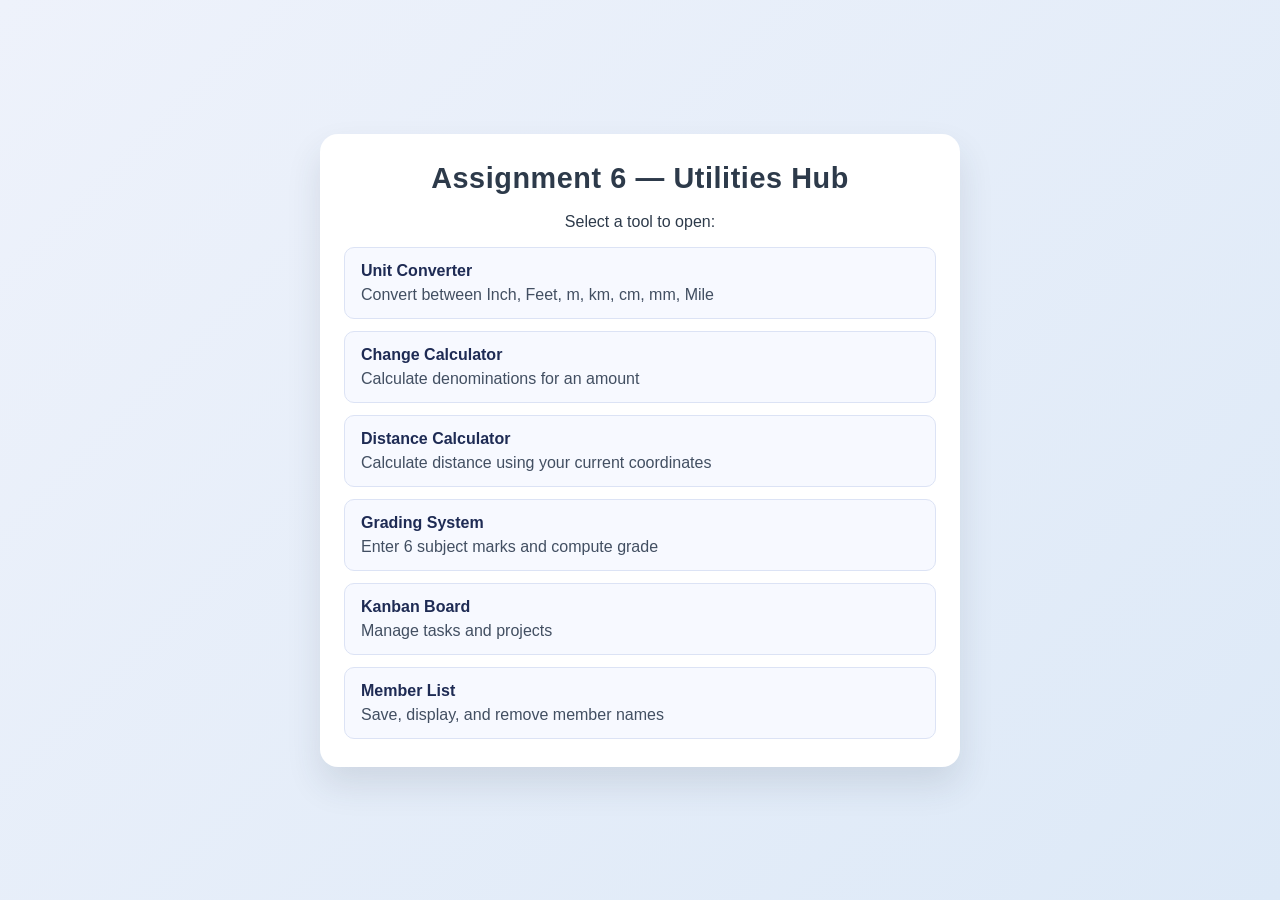
<file: index.html>
<!DOCTYPE html>
<html lang="en">
<head>
    <meta charset="utf-8" />
    <meta name="viewport" content="width=device-width,initial-scale=1" />
    <title>Assignment 6 - Utilities Hub</title>
    <meta name="theme-color" content="#2563eb">
    <link rel="manifest" href="./manifest.webmanifest">
    <link rel="stylesheet" href="./assignment_6/style.css">
</head>
<body>
    <div class="container">
        <h1>Assignment 6 — Utilities Hub</h1>
        <p>Select a tool to open:</p>

        <div class="card-list">
            <a class="card" href="./assignment_6/unit_converter.html">
                <div class="card-title">Unit Converter</div>
                <div class="muted">Convert between Inch, Feet, m, km, cm, mm, Mile</div>
            </a>
            <a class="card" href="./assignment_6/change_calculator.html">
                <div class="card-title">Change Calculator</div>
                <div class="muted">Calculate denominations for an amount</div>
            </a>
            <a class="card" href="./assignment_6/distance_calculator.html">
                <div class="card-title">Distance Calculator</div>
                <div class="muted">Calculate distance using your current coordinates</div>
            </a>
            <a class="card" href="./assignment_6/grading.html">
                <div class="card-title">Grading System</div>
                <div class="muted">Enter 6 subject marks and compute grade</div>
            </a>

            <a class="card" href="./assignment_7/index.html">
                <div class="card-title">Kanban Board</div>
                <div class="muted">Manage tasks and projects</div>
            </a>
            <a class="card" href="./assignment_8/index.html">
                <div class="card-title">Member List</div>
                <div class="muted">Save, display, and remove member names</div>
            </a>
        </div>
    </div>
    <script src="./pwa.js"></script>
</body>
</html>
</file>
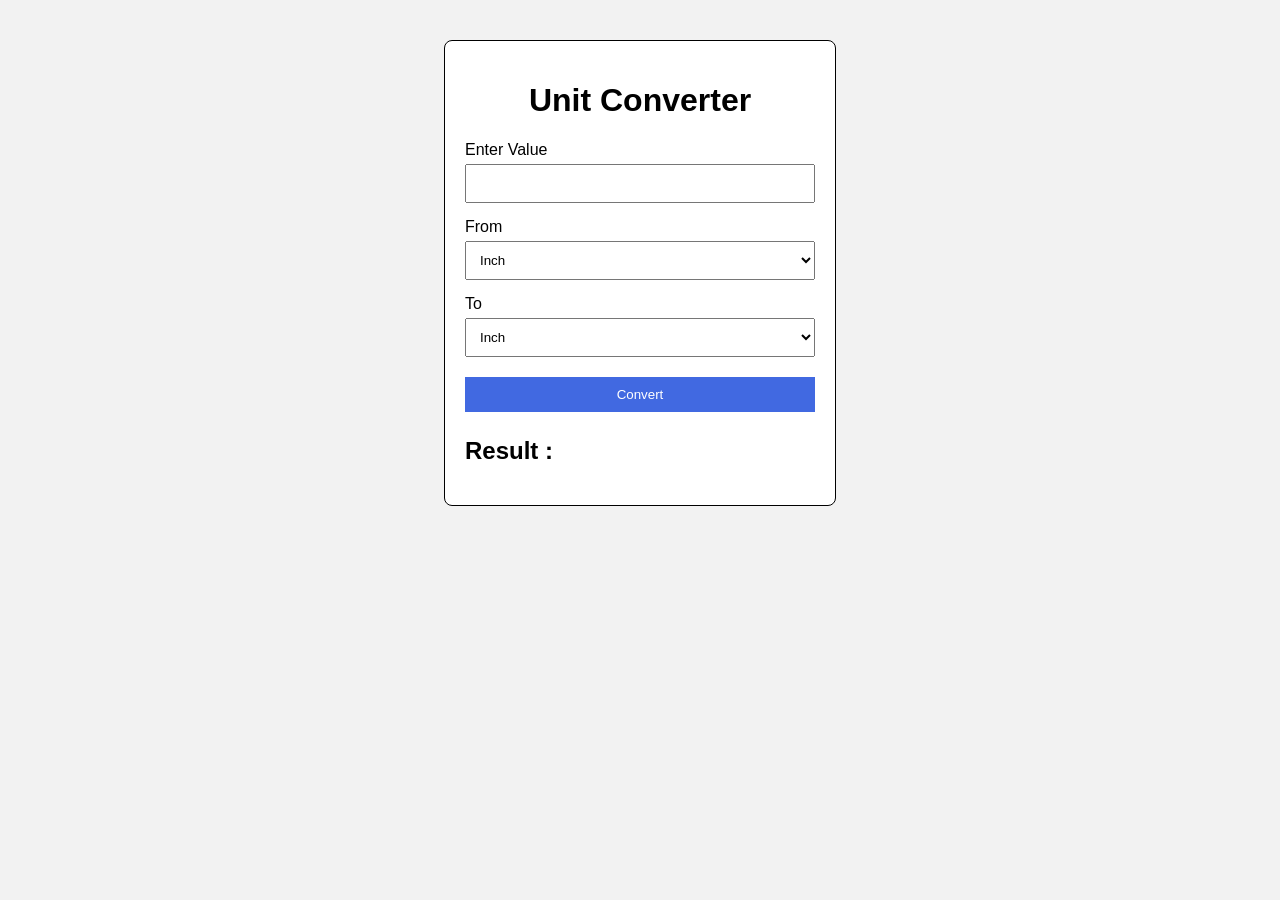
<file: assignment_3/index.html>
<!DOCTYPE html>
<html lang="en">
<head>
    <meta charset="UTF-8">
    <meta name="viewport" content="width=device-width, initial-scale=1.0">
    <title>Unit Converter</title>
    <link rel="stylesheet" href="style.css">
</head>
<body>

<div class="container">

    <h1>Unit Converter</h1>

    <label>Enter Value</label>
    <input type="number" id="value">

    <label>From</label>
    <select id="from">
        <option value="inch">Inch</option>
        <option value="feet">Feet</option>
        <option value="mm">Millimeter</option>
        <option value="cm">Centimeter</option>
        <option value="m">Meter</option>
        <option value="km">Kilometer</option>
        <option value="mile">Mile</option>
    </select>

    <label>To</label>
    <select id="to">
        <option value="inch">Inch</option>
        <option value="feet">Feet</option>
        <option value="mm">Millimeter</option>
        <option value="cm">Centimeter</option>
        <option value="m">Meter</option>
        <option value="km">Kilometer</option>
        <option value="mile">Mile</option>
    </select>

    <button onclick="convert()">Convert</button>

    <h2 id="result">Result :</h2>

</div>

<script>
    function convert(){

        const value = Number(document.getElementById("value").value);

        const from = document.getElementById("from").value;

        const to = document.getElementById("to").value;

        let meter;

        // Convert everything to Meter first

        if(from == "inch"){
            meter = value * 0.0254;
        }
        else if(from == "feet"){
            meter = value * 0.3048;
        }
        else if(from == "mm"){
            meter = value / 1000;
        }
        else if(from == "cm"){
            meter = value / 100;
        }
        else if(from == "m"){
            meter = value;
        }
        else if(from == "km"){
            meter = value * 1000;
        }
        else if(from == "mile"){
            meter = value * 1609.344;
        }

        let answer;

        // Convert Meter to Selected Unit

        if(to == "inch"){
            answer = meter / 0.0254;
        }
        else if(to == "feet"){
            answer = meter / 0.3048;
        }
        else if(to == "mm"){
            answer = meter * 1000;
        }
        else if(to == "cm"){
            answer = meter * 100;
        }
        else if(to == "m"){
            answer = meter;
        }
        else if(to == "km"){
            answer = meter / 1000;
        }
        else if(to == "mile"){
            answer = meter / 1609.344;
        }

        document.getElementById("result").textContent =
            "Result : " + value + " " + from + " = " + answer.toFixed(4) + " " + to;

    }
</script>

</body>
</html>
</file>
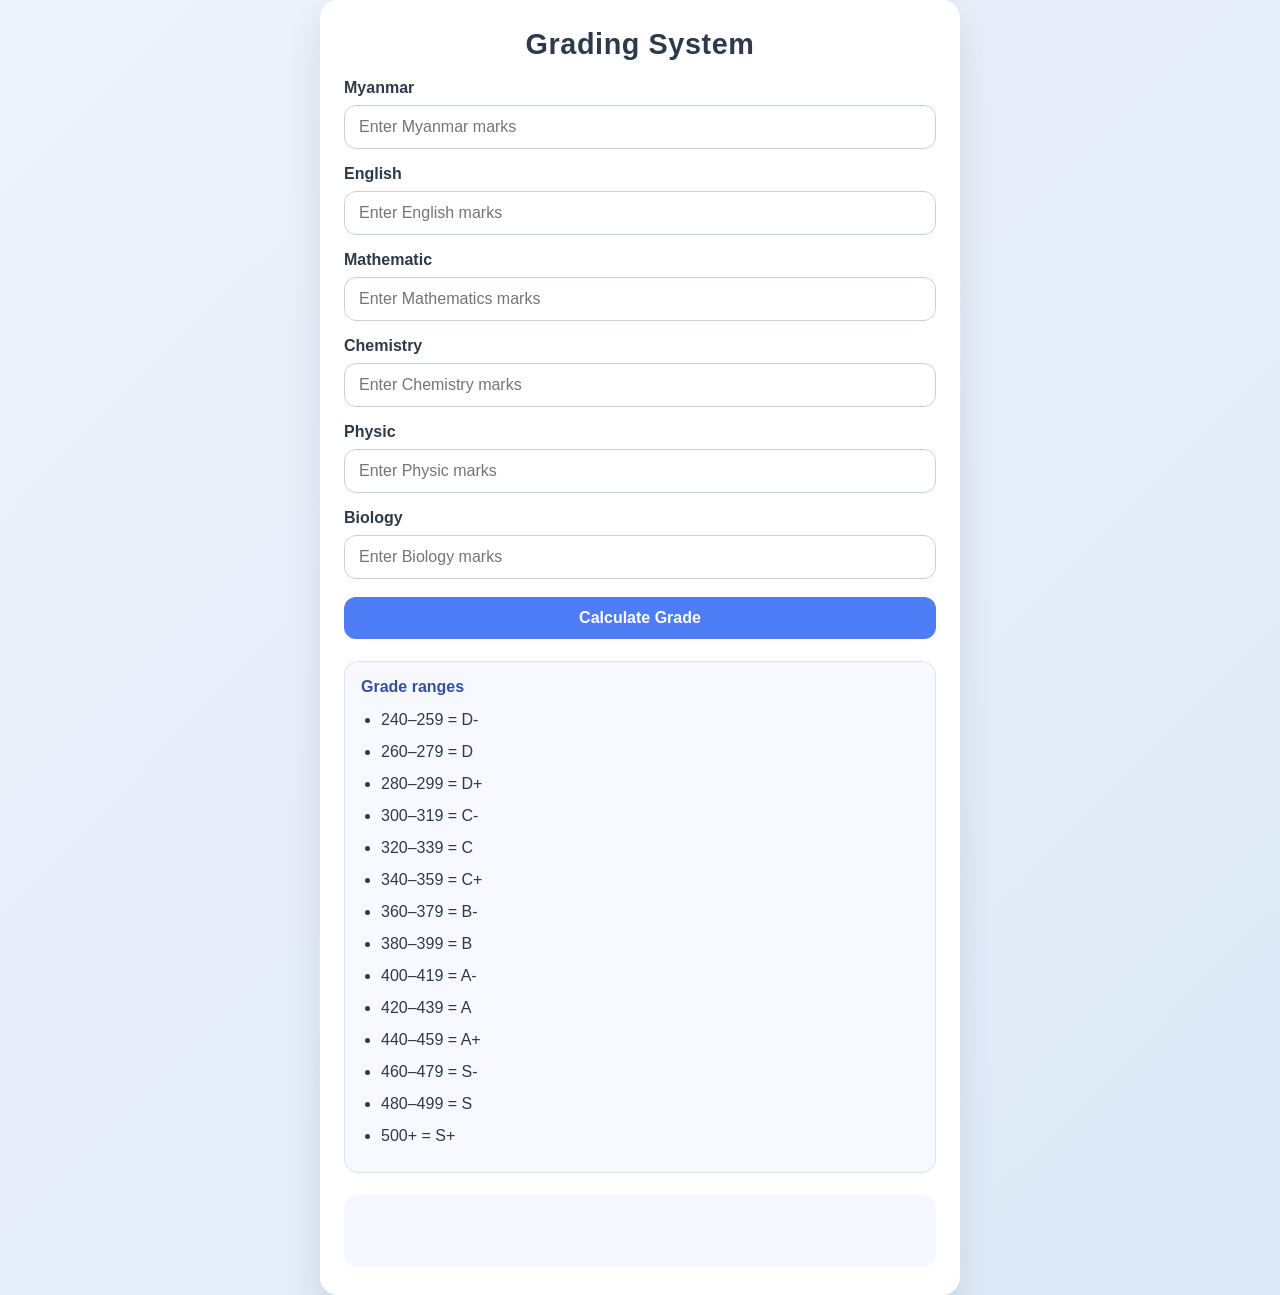
<file: assignment_5/index.html>
<!DOCTYPE html>
<html lang="en">
<head>
    <meta charset="UTF-8">
    <meta name="viewport" content="width=device-width, initial-scale=1.0">
    <title>Grading System</title>
    <link rel="stylesheet" href="style.css">
</head>
<body>
    <div class="container">
        <h1>Grading System</h1>

        <label for="myanmar">Myanmar</label>
        <input id="myanmar" type="number" min="0" max="100" placeholder="Enter Myanmar marks">

        <label for="english">English</label>
        <input id="english" type="number" min="0" max="100" placeholder="Enter English marks">

        <label for="mathematics">Mathematic</label>
        <input id="mathematics" type="number" min="0" max="100" placeholder="Enter Mathematics marks">

        <label for="chemistry">Chemistry</label>
        <input id="chemistry" type="number" min="0" max="100" placeholder="Enter Chemistry marks">

        <label for="physics">Physic</label>
        <input id="physics" type="number" min="0" max="100" placeholder="Enter Physic marks">

        <label for="biology">Biology</label>
        <input id="biology" type="number" min="0" max="100" placeholder="Enter Biology marks">

        <button id="grade-btn">Calculate Grade</button>

        <section class="grade-legend">
            <h2>Grade ranges</h2>
            <ul>
                <li>240–259 = D-</li>
                <li>260–279 = D</li>
                <li>280–299 = D+</li>
                <li>300–319 = C-</li>
                <li>320–339 = C</li>
                <li>340–359 = C+</li>
                <li>360–379 = B-</li>
                <li>380–399 = B</li>
                <li>400–419 = A-</li>
                <li>420–439 = A</li>
                <li>440–459 = A+</li>
                <li>460–479 = S-</li>
                <li>480–499 = S</li>
                <li>500+ = S+</li>
            </ul>
        </section>

        <div id="output" class="output"></div>
    </div>

    <script>
        const subjects = [
            { id: 'myanmar', name: 'Myanmar', threshold: 75 },
            { id: 'english', name: 'English', threshold: 75 },
            { id: 'mathematics', name: 'Mathematic', threshold: 80 },
            { id: 'chemistry', name: 'Chemistry', threshold: 80 },
            { id: 'physics', name: 'Physic', threshold: 80 },
            { id: 'biology', name: 'Biology', threshold: 80 }
        ];

        const gradeBtn = document.getElementById('grade-btn');
        const output = document.getElementById('output');

        function formatMark(value) {
            return Number.isInteger(value) ? value : value.toFixed(2);
        }

        function getInputValue(id) {
            const input = document.getElementById(id);
            return Number(input.value);
        }

        function getGradeFromTotal(total) {
            if (total < 240) return 'F';
            if (total < 260) return 'D-';
            if (total < 280) return 'D';
            if (total < 300) return 'D+';
            if (total < 320) return 'C-';
            if (total < 340) return 'C';
            if (total < 360) return 'C+';
            if (total < 380) return 'B-';
            if (total < 400) return 'B';
            if (total < 420) return 'A-';
            if (total < 440) return 'A';
            if (total < 460) return 'A+';
            if (total < 480) return 'S-';
            if (total < 500) return 'S';
            return 'S+';
        }

        gradeBtn.addEventListener('click', () => {
            const marks = {};
            let invalid = false;
            let hasFailSubject = false;
            let total = 0;

            subjects.forEach(subject => {
                const value = getInputValue(subject.id);

                if (Number.isNaN(value) || value < 0 || value > 100) {
                    invalid = true;
                }

                if (value < 40) {
                    hasFailSubject = true;
                }

                marks[subject.id] = value;
                total += value;
            });

            if (invalid) {
                output.textContent = 'Please enter valid marks between 0 and 100 for all subjects.';
                output.className = 'output error';
                return;
            }

            if (total > 600) {
                output.textContent = 'Total cannot exceed 600. Check your marks again.';
                output.className = 'output error';
                return;
            }

            const distinctionDetails = subjects.map(subject => {
                const mark = marks[subject.id];
                const hasDistinction = mark >= subject.threshold;
                return `<p><strong>${subject.name}</strong>: ${formatMark(mark)} - ${hasDistinction ? 'Distinction' : 'No distinction'}</p>`;
            }).join('');

            const distinctionCount = subjects.reduce((count, subject) => {
                return count + (marks[subject.id] >= subject.threshold ? 1 : 0);
            }, 0);

            let grade;
            let statusMessage;

            if (hasFailSubject || total < 240) {
                grade = 'F';
                statusMessage = 'The student fails the exam because one or more subjects are below 40 or total is below 240.';
            } else {
                grade = getGradeFromTotal(total);
                statusMessage = grade === 'S+'
                    ? 'Excellent! You achieved the highest grade.'
                    : `Your grade is ${grade}.`;
            }

            output.innerHTML = `
                <div>
                    <h2>Marks Summary</h2>
                    ${distinctionDetails}
                    <p><strong>Total marks:</strong> ${formatMark(total)}</p>
                    <p><strong>Grade:</strong> ${grade}</p>
                    <p><strong>Distinctions:</strong> ${distinctionCount}</p>
                    <p>${statusMessage}</p>
                </div>
            `;
            output.className = hasFailSubject || total < 240 ? 'output error' : 'output success';
        });
    </script>
</body>
</html>
</file>
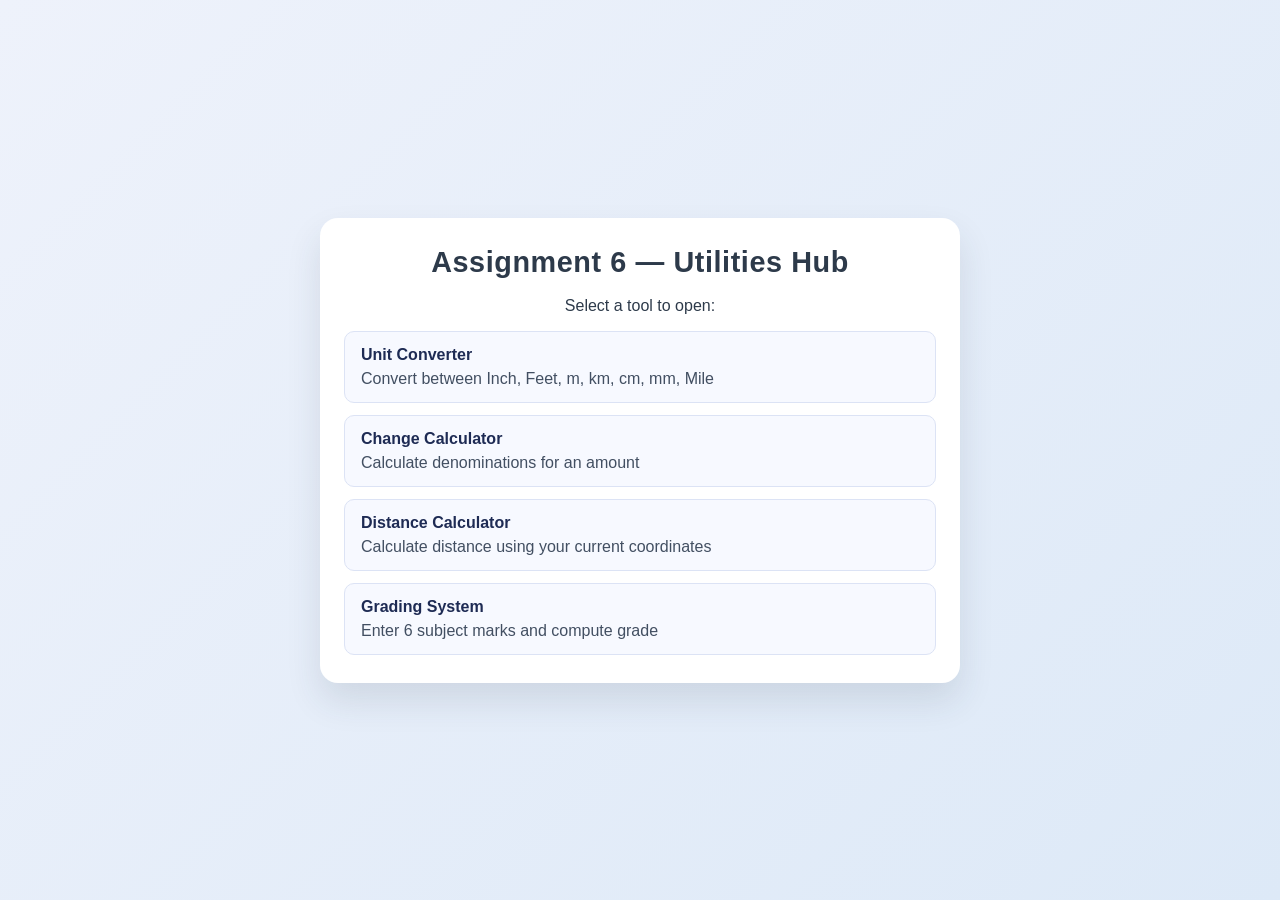
<file: assignment_6/index.html>
<!DOCTYPE html>
<html lang="en">
<head>
    <meta charset="utf-8" />
    <meta name="viewport" content="width=device-width,initial-scale=1" />
    <title>Assignment 6 - Utilities Hub</title>
    <meta name="theme-color" content="#2563eb">
    <link rel="manifest" href="../manifest.webmanifest">
    <link rel="stylesheet" href="style.css">
</head>
<body>
    <div class="container">
        <h1>Assignment 6 — Utilities Hub</h1>
        <p>Select a tool to open:</p>

        <div class="card-list">
            <a class="card" href="unit_converter.html">
                <div class="card-title">Unit Converter</div>
                <div class="muted">Convert between Inch, Feet, m, km, cm, mm, Mile</div>
            </a>
            <a class="card" href="change_calculator.html">
                <div class="card-title">Change Calculator</div>
                <div class="muted">Calculate denominations for an amount</div>
            </a>
            <a class="card" href="distance_calculator.html">
                <div class="card-title">Distance Calculator</div>
                <div class="muted">Calculate distance using your current coordinates</div>
            </a>
            <a class="card" href="grading.html">
                <div class="card-title">Grading System</div>
                <div class="muted">Enter 6 subject marks and compute grade</div>
            </a>
        </div>
    </div>
    <script src="../pwa.js"></script>
</body>
</html>
</file>
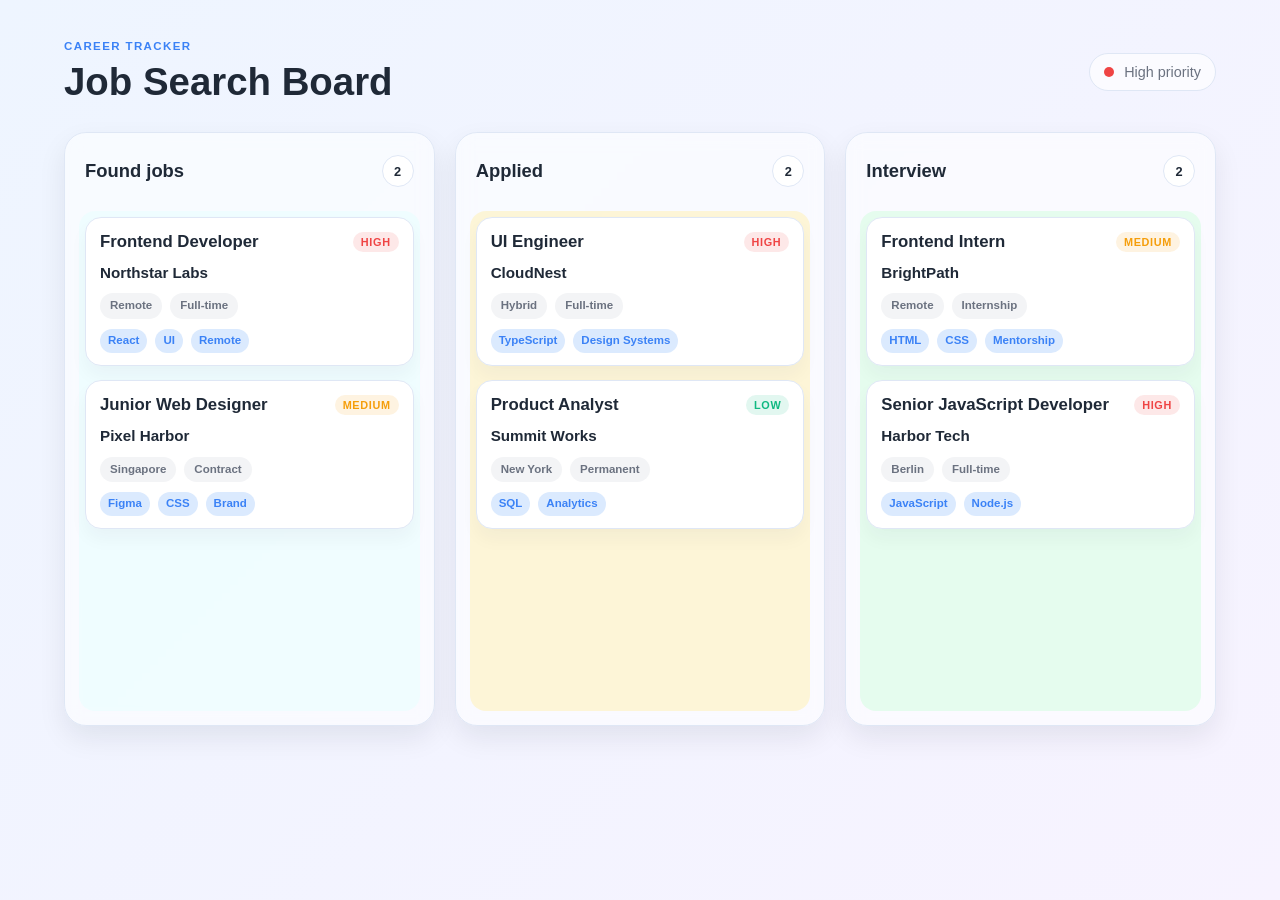
<file: assignment_7/index.html>
<!DOCTYPE html>
<html lang="en">
  <head>
    <meta charset="UTF-8" />
    <meta name="viewport" content="width=device-width, initial-scale=1.0" />
    <title>Job Kanban Board</title>
    <link rel="stylesheet" href="style.css" />
  </head>
  <body>
    <div class="app">
      <header class="topbar">
        <div>
          <p class="eyebrow">Career tracker</p>
          <h1>Job Search Board</h1>
        </div>
        <div class="legend">
          <span class="legend-dot high"></span>
          <span>High priority</span>
        </div>
      </header>

      <main class="board" aria-label="Kanban board">
        <section class="column" data-status="found-jobs">
          <div class="column-header">
            <h2>Found jobs</h2>
            <span class="count" id="count-found-jobs">0</span>
          </div>
          <div class="dropzone" id="found-jobs"></div>
        </section>

        <section class="column" data-status="applied">
          <div class="column-header">
            <h2>Applied</h2>
            <span class="count" id="count-applied">0</span>
          </div>
          <div class="dropzone" id="applied"></div>
        </section>

        <section class="column" data-status="interview">
          <div class="column-header">
            <h2>Interview</h2>
            <span class="count" id="count-interview">0</span>
          </div>
          <div class="dropzone" id="interview"></div>
        </section>
      </main>
    </div>

    <script src="script.js"></script>
  </body>
</html>
</file>
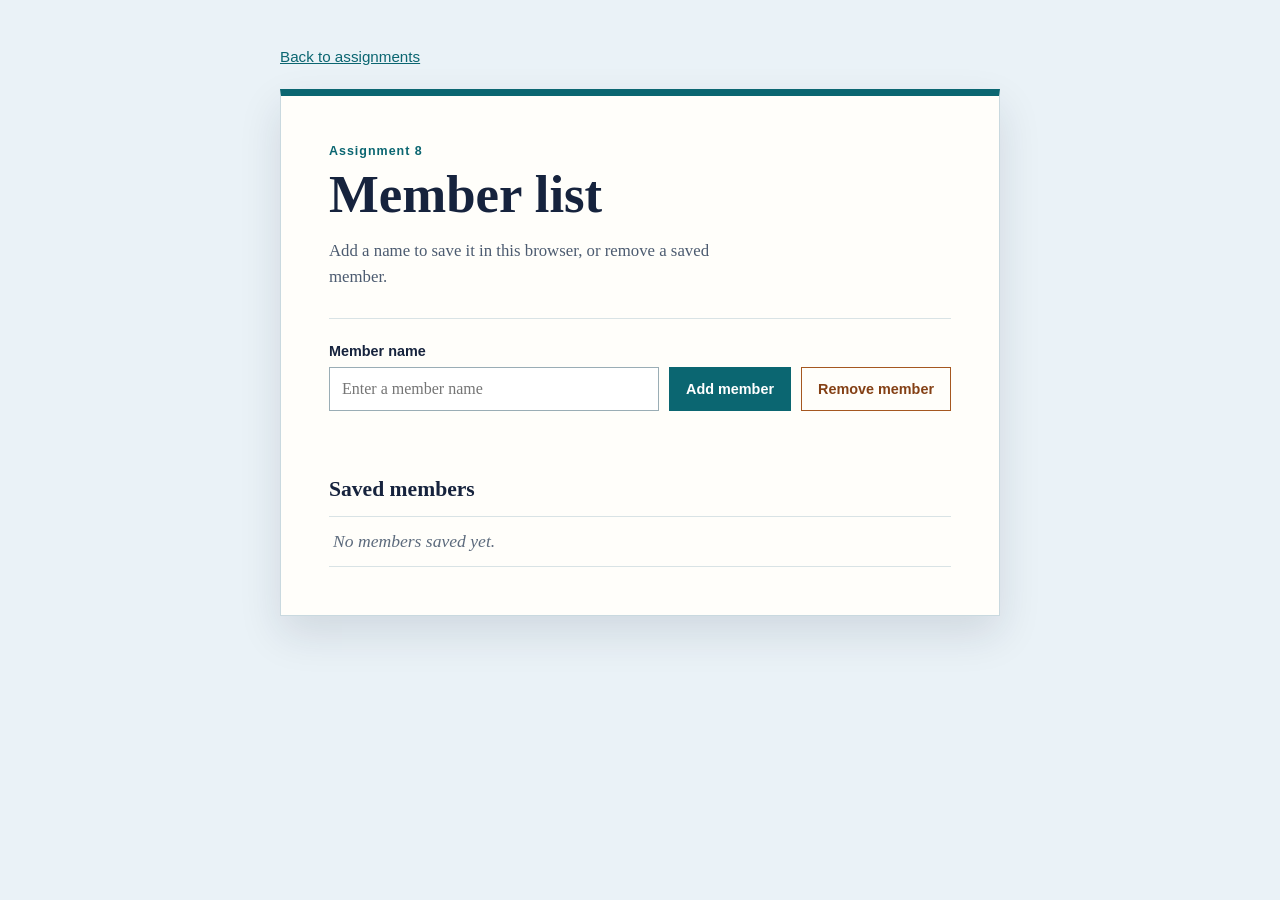
<file: assignment_8/index.html>
<!DOCTYPE html>
<html lang="en">
  <head>
    <meta charset="UTF-8" />
    <meta name="viewport" content="width=device-width, initial-scale=1.0" />
    <title>Assignment 8 | Member List</title>
    <link rel="stylesheet" href="style.css" />
  </head>
  <body>
    <main class="member-manager">
      <a class="back-link" href="../index.html">Back to assignments</a>
      <section class="manager-card" aria-labelledby="page-title">
        <header>
          <p class="section-label">Assignment 8</p>
          <h1 id="page-title">Member list</h1>
          <p class="intro">Add a name to save it in this browser, or remove a saved member.</p>
        </header>

        <div class="member-form">
          <label for="member-name">Member name</label>
          <div class="controls">
            <input id="member-name" type="text" placeholder="Enter a member name" autocomplete="off" />
            <button id="add-member" type="button">Add member</button>
            <button id="remove-member" class="remove-button" type="button">Remove member</button>
          </div>
          <p id="status-message" class="status-message" aria-live="polite"></p>
        </div>

        <section class="list-section" aria-labelledby="list-title">
          <h2 id="list-title">Saved members</h2>
          <ul id="member-list" class="member-list"></ul>
        </section>
      </section>
    </main>
    <script src="script.js"></script>
  </body>
</html>
</file>
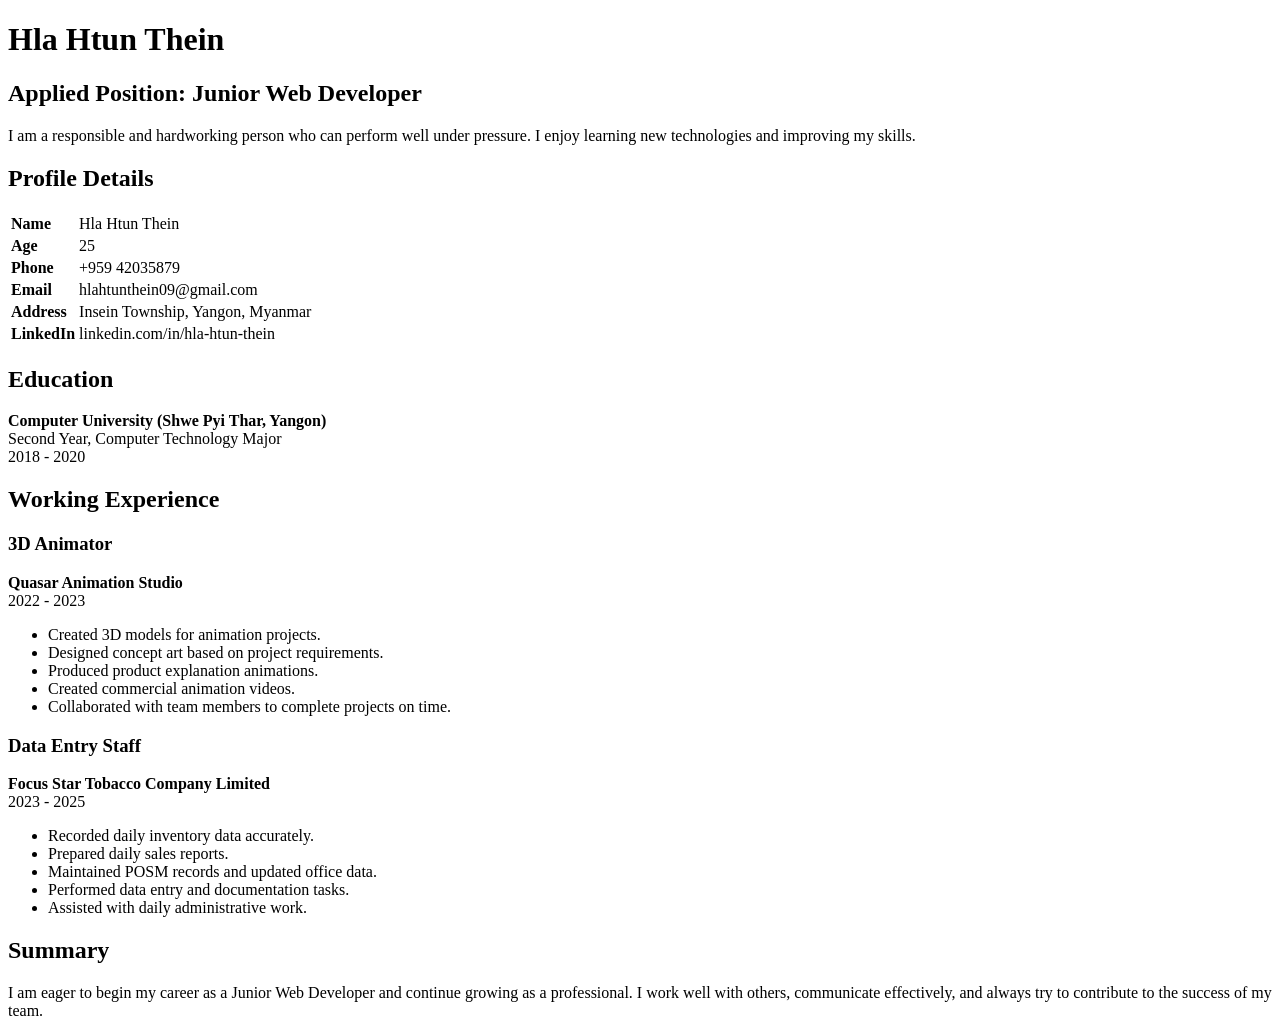
<file: Resume.html>
<!DOCTYPE html>
<html lang="en">
<head>
    <meta charset="utf-8">
    <meta name="viewport" content="width=device-width, initial-scale=1">
    <title>Resume - Hla Htun Thein</title>
    <!-- <link rel="stylesheet" href="./hobby.css"> -->
    
</head>

<body>

<div class="container">

    <header>
        <h1>Hla Htun Thein</h1>
        <h2>Applied Position: Junior Web Developer</h2>
        <p>
            I am a responsible and hardworking person who can perform well under pressure. I enjoy learning new technologies and improving my skills.
        </p>
    </header>

    <section>
        <h2>Profile Details</h2>
        <table class="profile-table">
            <tr><td><strong>Name</strong></td><td>Hla Htun Thein</td></tr>
            <tr><td><strong>Age</strong></td><td>25</td></tr>
            <tr><td><strong>Phone</strong></td><td>+959 42035879</td></tr>
            <tr><td><strong>Email</strong></td><td>hlahtunthein09@gmail.com</td></tr>
            <tr><td><strong>Address</strong></td><td>Insein Township, Yangon, Myanmar</td></tr>
            <tr><td><strong>LinkedIn</strong></td><td>linkedin.com/in/hla-htun-thein</td></tr>
        </table>
    </section>

    <section>
        <h2>Education</h2>
        <p>
            <strong>Computer University (Shwe Pyi Thar, Yangon)</strong><br>
            Second Year, Computer Technology Major<br>
            2018 - 2020
        </p>
    </section>

    <section>
        <h2>Working Experience</h2>

        <article>
            <h3>3D Animator</h3>
            <p><strong>Quasar Animation Studio</strong><br>2022 - 2023</p>
            <ul>
                <li>Created 3D models for animation projects.</li>
                <li>Designed concept art based on project requirements.</li>
                <li>Produced product explanation animations.</li>
                <li>Created commercial animation videos.</li>
                <li>Collaborated with team members to complete projects on time.</li>
            </ul>
        </article>

        <article>
            <h3>Data Entry Staff</h3>
            <p><strong>Focus Star Tobacco Company Limited</strong><br>2023 - 2025</p>
            <ul>
                <li>Recorded daily inventory data accurately.</li>
                <li>Prepared daily sales reports.</li>
                <li>Maintained POSM records and updated office data.</li>
                <li>Performed data entry and documentation tasks.</li>
                <li>Assisted with daily administrative work.</li>
            </ul>
        </article>
    </section>

    <section>
        <h2>Summary</h2>
        <p>
            I am eager to begin my career as a Junior Web Developer and continue growing as a professional. I work well with others, communicate effectively, and always try to contribute to the success of my team.
        </p>
    </section>

</div>

</body>
</html>
</file>
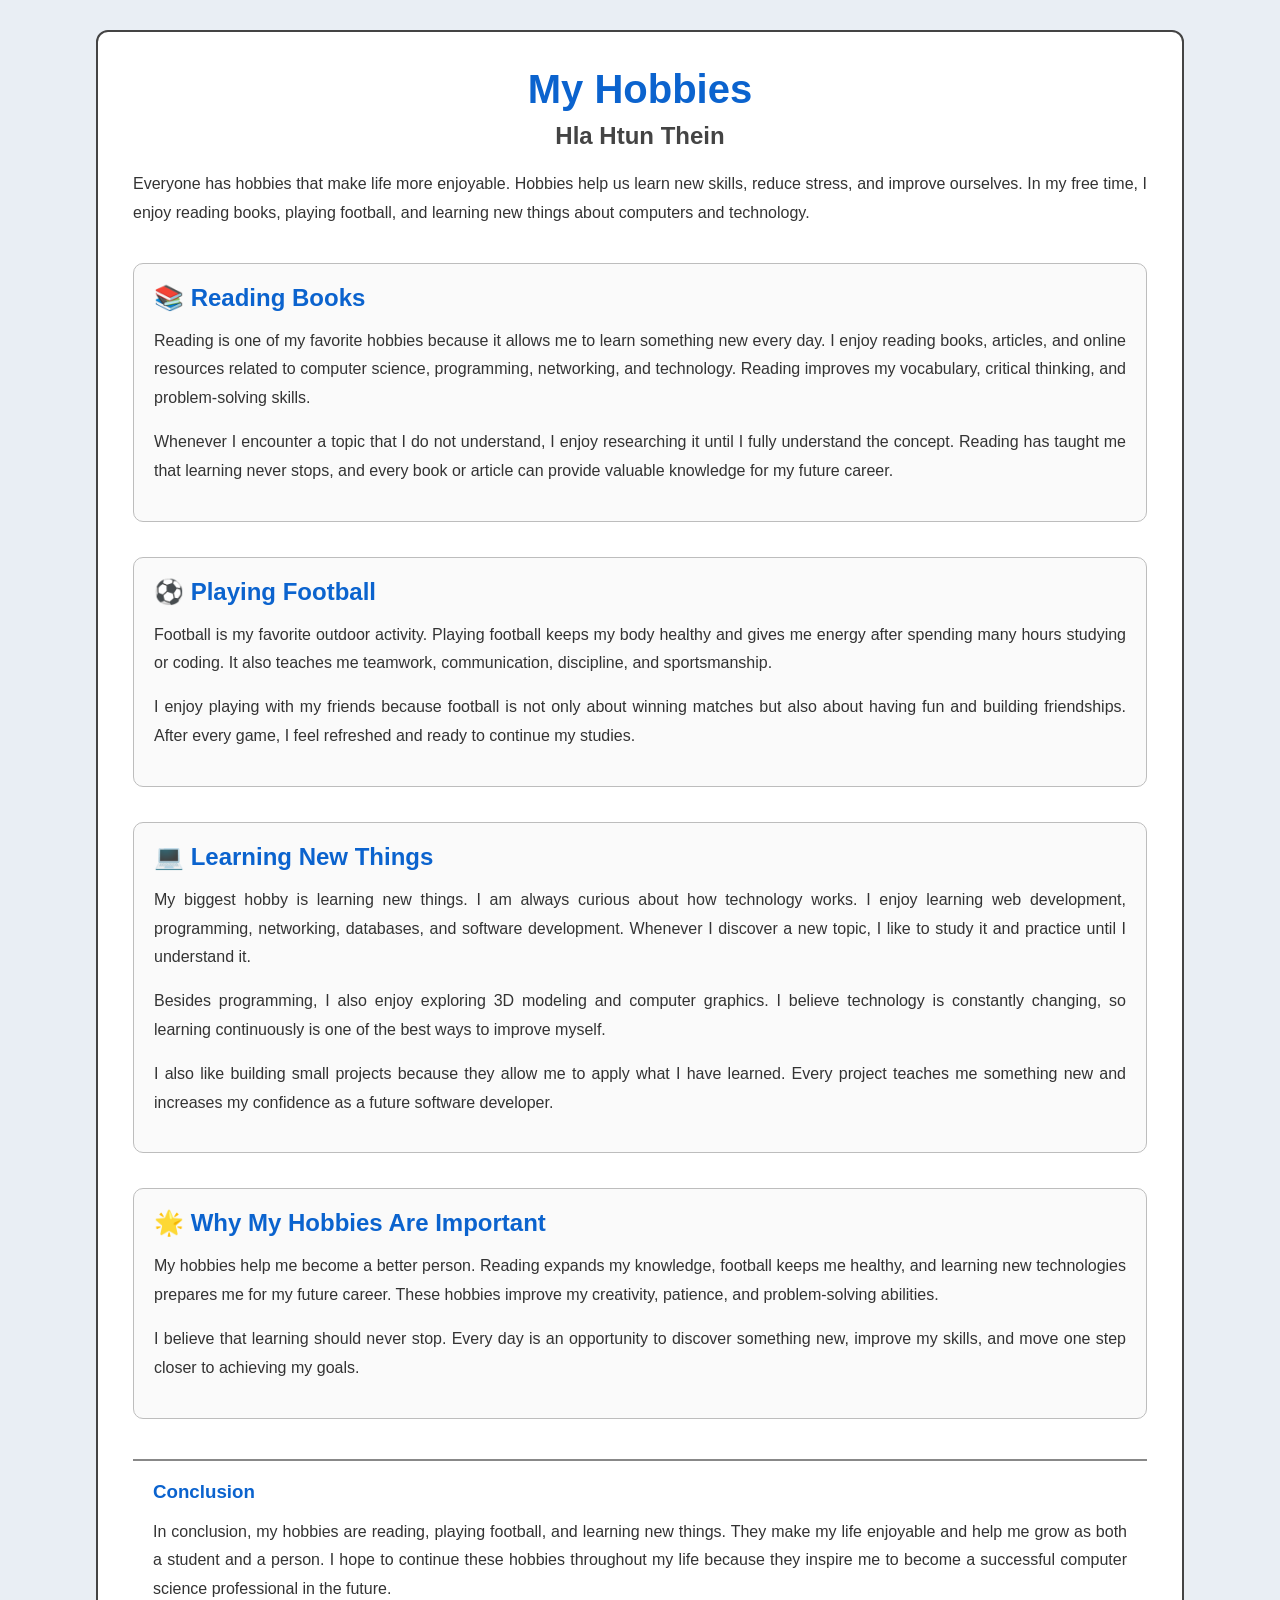
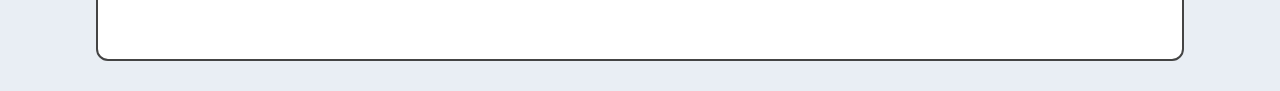
<file: assignment_2/Hobby_[hlahtunthein_250702404085].html>
<!DOCTYPE html>
<html lang="en">
<head>
    <meta charset="UTF-8">
    <meta name="viewport" content="width=device-width, initial-scale=1.0">
    <title>My Hobby</title>
    <link rel="stylesheet" href="./hobby.css">
</head>

<body>

<div class="container">

    <header>
        <h1>My Hobbies</h1>
        <h2>Hla Htun Thein</h2>
        <p>
            Everyone has hobbies that make life more enjoyable. Hobbies help us
            learn new skills, reduce stress, and improve ourselves. In my free
            time, I enjoy reading books, playing football, and learning new
            things about computers and technology.
        </p>
    </header>

    <section>

        <h2>📚 Reading Books</h2>

        <p>
            Reading is one of my favorite hobbies because it allows me to learn
            something new every day. I enjoy reading books, articles, and online
            resources related to computer science, programming, networking, and
            technology. Reading improves my vocabulary, critical thinking, and
            problem-solving skills.
        </p>

        <p>
            Whenever I encounter a topic that I do not understand, I enjoy
            researching it until I fully understand the concept. Reading has
            taught me that learning never stops, and every book or article can
            provide valuable knowledge for my future career.
        </p>

    </section>

    <section>

        <h2>⚽ Playing Football</h2>

        <p>
            Football is my favorite outdoor activity. Playing football keeps my
            body healthy and gives me energy after spending many hours studying
            or coding. It also teaches me teamwork, communication, discipline,
            and sportsmanship.
        </p>

        <p>
            I enjoy playing with my friends because football is not only about
            winning matches but also about having fun and building friendships.
            After every game, I feel refreshed and ready to continue my studies.
        </p>

    </section>

    <section>

        <h2>💻 Learning New Things</h2>

        <p>
            My biggest hobby is learning new things. I am always curious about
            how technology works. I enjoy learning web development, programming,
            networking, databases, and software development. Whenever I discover
            a new topic, I like to study it and practice until I understand it.
        </p>

        <p>
            Besides programming, I also enjoy exploring 3D modeling and computer
            graphics. I believe technology is constantly changing, so learning
            continuously is one of the best ways to improve myself.
        </p>

        <p>
            I also like building small projects because they allow me to apply
            what I have learned. Every project teaches me something new and
            increases my confidence as a future software developer.
        </p>

    </section>

    <section>

        <h2>🌟 Why My Hobbies Are Important</h2>

        <p>
            My hobbies help me become a better person. Reading expands my
            knowledge, football keeps me healthy, and learning new technologies
            prepares me for my future career. These hobbies improve my
            creativity, patience, and problem-solving abilities.
        </p>

        <p>
            I believe that learning should never stop. Every day is an
            opportunity to discover something new, improve my skills, and move
            one step closer to achieving my goals.
        </p>

    </section>

    <footer>
        <h3>Conclusion</h3>

        <p>
            In conclusion, my hobbies are reading, playing football, and
            learning new things. They make my life enjoyable and help me grow as
            both a student and a person. I hope to continue these hobbies
            throughout my life because they inspire me to become a successful
            computer science professional in the future.
        </p>

    </footer>

</div>

</body>
</html>
</file>
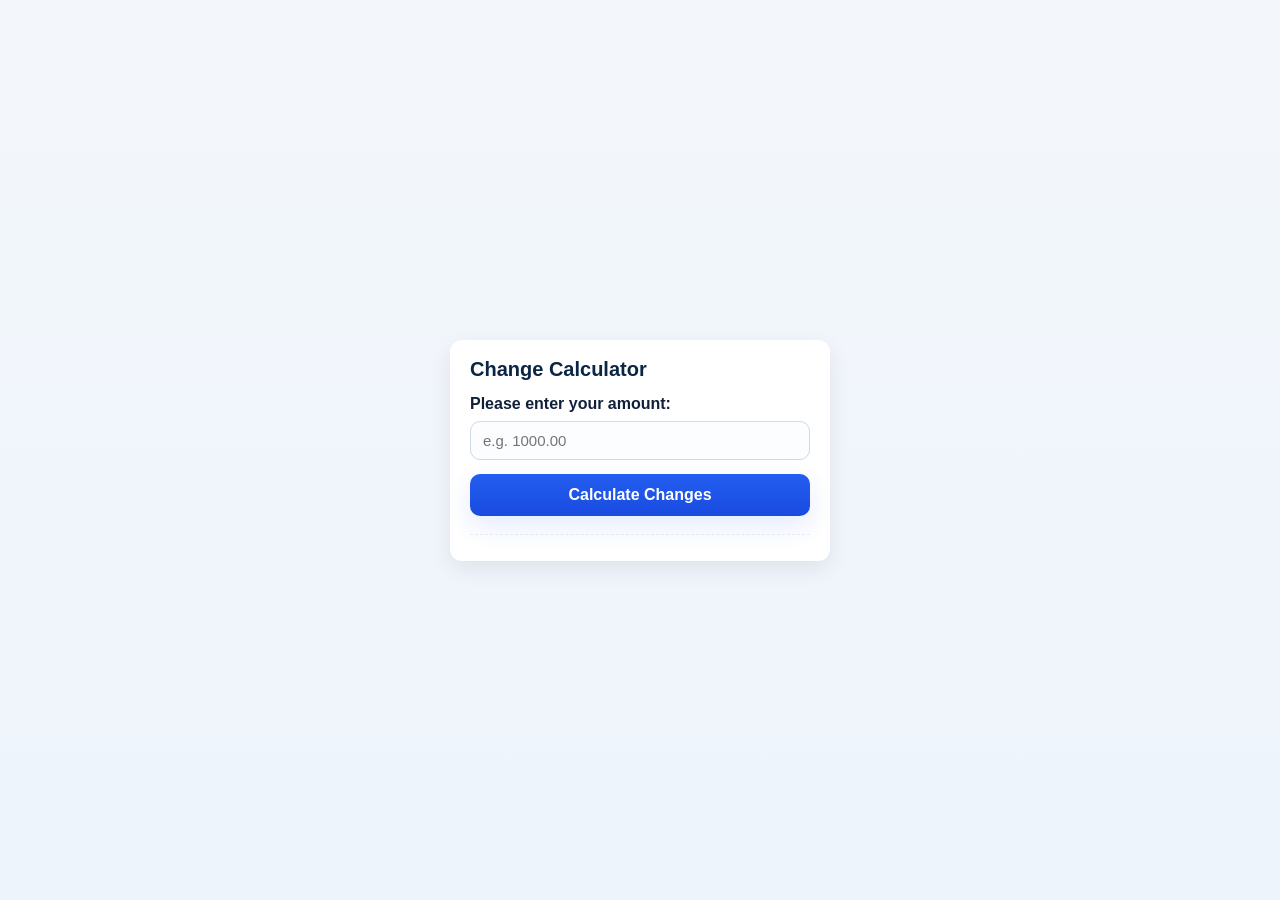
<file: assignment_4/change_calculator.html>
<!DOCTYPE html>
<html lang="en">
<head>
    <meta charset="UTF-8">
    <meta name="viewport" content="width=device-width, initial-scale=1.0">
    <title>Change Calculator</title>
    <link href="./style.css" rel="stylesheet" />
</head>

<body>
    <div class="container">
        <!-- <a class="back-link" href="../assignment_6/index.html">← Back to Home</a> -->
        <h3>Change Calculator</h3>
        <div>
            <label>Please enter your amount: </label>
            <input id="amountInput" type="number" placeholder="e.g. 1000.00" />
            <button id="calculate-btn" class="primary-btn">Calculate Changes</button>
        </div>
        <div id="change-results">

        </div>
    </div>

    <script>
        const amountInput = document.getElementById('amountInput');
        const calculateBtn = document.getElementById('calculate-btn');
        const changeResults = document.getElementById('change-results');
        const denominations = [1000, 500, 100, 50, 20, 10, 5, 2, 1, 0.5];

        calculateBtn.onclick = function() {
            let amount = parseFloat(amountInput.value);

            if(isNaN(amount) || amount <= 0) {
                    changeResults.innerHTML = "Please enter a valid positive number.";
                    return;
            }
            
            changeResults.innerHTML = "";

            for(const d of denominations) {
                let count = Math.floor(amount / d);

                if(count > 0) {
                    // create animated result element
                    const p = document.createElement('p');
                    p.className = 'result-item';
                    p.textContent = `${d} Baht : ${count}`;
                    changeResults.appendChild(p);

                    // trigger transition on next frame
                    requestAnimationFrame(() => p.classList.add('visible'));

                    amount %= d;
                }
            }
            
        }
    </script>
</body>
</html>
</file>
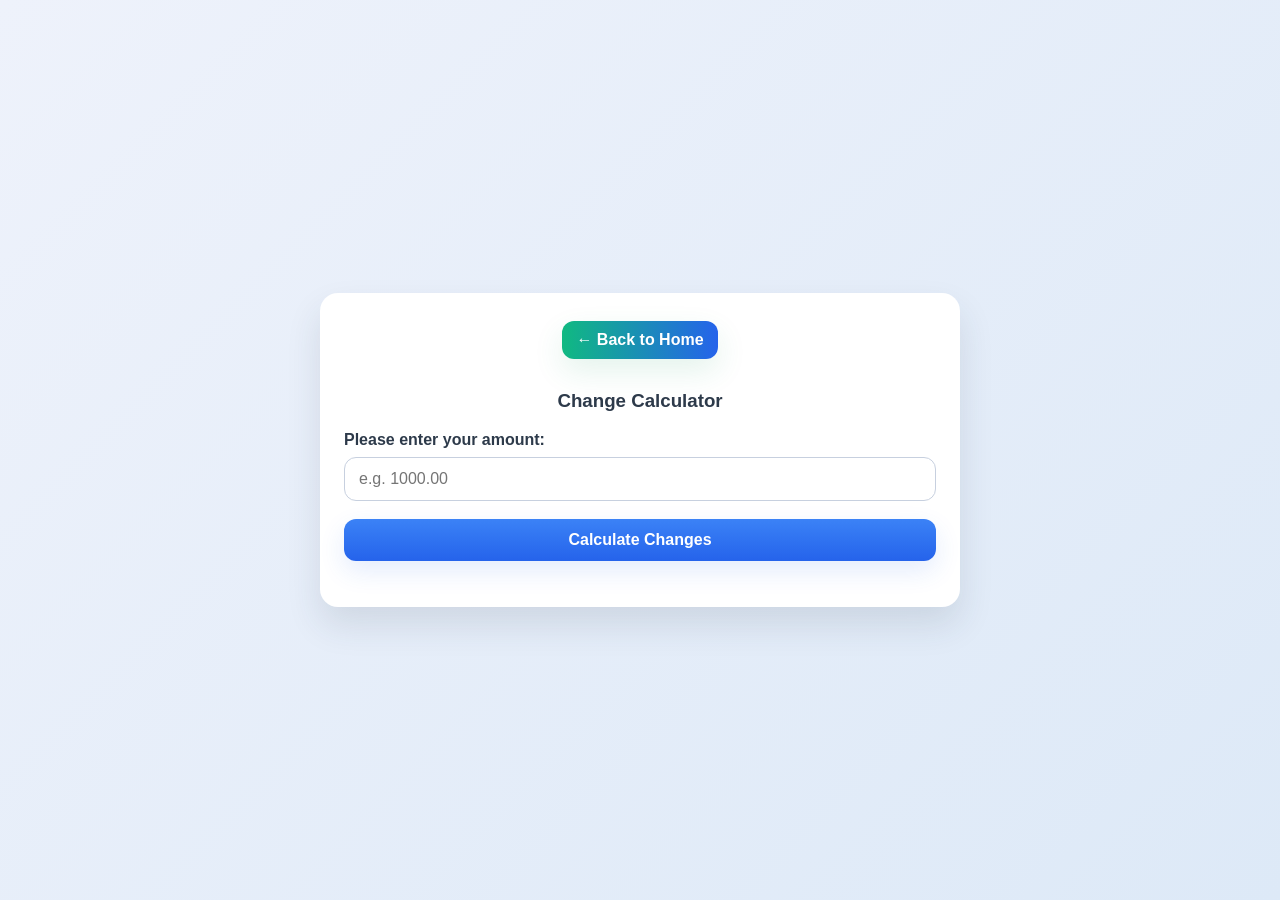
<file: assignment_6/change_calculator.html>
<!DOCTYPE html>
<html lang="en">
<head>
    <meta charset="UTF-8">
    <meta name="viewport" content="width=device-width, initial-scale=1.0">
    <title>Change Calculator</title>
    <meta name="theme-color" content="#2563eb">
    <link rel="manifest" href="../manifest.webmanifest">
    <link href="./style.css" rel="stylesheet" />
</head>

<body>
    <div class="container">
        <a class="back-link" href="index.html">← Back to Home</a>
        <h3>Change Calculator</h3>
        <div>
            <label>Please enter your amount: </label>
            <input id="amountInput" type="number" placeholder="e.g. 1000.00" />
            <button id="calculate-btn">Calculate Changes</button>
        </div>
        <div id="change-results"></div>
    </div>

    <script src="../pwa.js"></script>
    <script>
        const amountInput = document.getElementById('amountInput');
        const calculateBtn = document.getElementById('calculate-btn');
        const changeResults = document.getElementById('change-results');
        const denominations = [1000, 500, 100, 50, 20, 10, 5, 2, 1, 0.5];

        calculateBtn.onclick = function() {
            let amount = parseFloat(amountInput.value);

            if (isNaN(amount) || amount <= 0) {
                changeResults.innerHTML = '<p class="error">Please enter a valid positive number.</p>';
                return;
            }

            changeResults.innerHTML = '';

            for (const d of denominations) {
                let count = Math.floor(amount / d);

                if (count > 0) {
                    const p = document.createElement('p');
                    p.className = 'result-item';
                    p.textContent = `${d} Baht : ${count}`;
                    changeResults.appendChild(p);
                    requestAnimationFrame(() => p.classList.add('visible'));
                    amount %= d;
                }
            }

            if (!changeResults.hasChildNodes()) {
                changeResults.innerHTML = '<p class="error">No change required for this amount.</p>';
            }
        }
    </script>
</body>
</html>
</file>
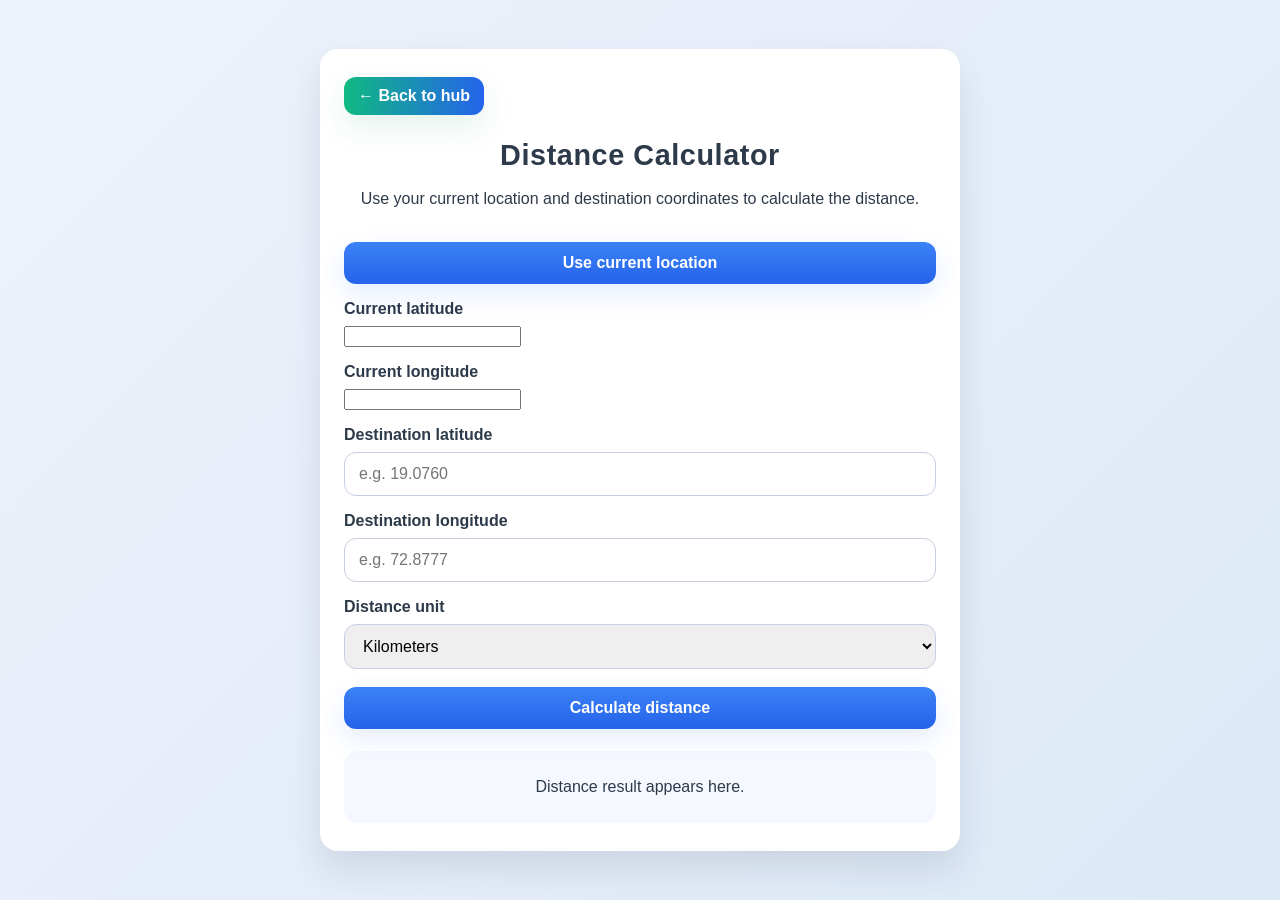
<file: assignment_6/distance_calculator.html>
<!DOCTYPE html>
<html lang="en">
<head>
    <meta charset="utf-8" />
    <meta name="viewport" content="width=device-width,initial-scale=1" />
    <title>Distance Calculator</title>
    <meta name="theme-color" content="#2563eb">
    <link rel="manifest" href="../manifest.webmanifest">
    <link rel="stylesheet" href="style.css">
</head>
<body>
    <div class="container">
        <nav>
            <a class="back-link" href="index.html">← Back to hub</a>
        </nav>
        <h1>Distance Calculator</h1>
        <p>Use your current location and destination coordinates to calculate the distance.</p>

        <div class="label-row">
            <button id="locate-btn" type="button">Use current location</button>
        </div>

        <div class="label-row">
            <label for="current-lat">Current latitude</label>
            <input id="current-lat" type="text" readonly>
        </div>

        <div class="label-row">
            <label for="current-lng">Current longitude</label>
            <input id="current-lng" type="text" readonly>
        </div>

        <div class="label-row">
            <label for="dest-lat">Destination latitude</label>
            <input id="dest-lat" type="number" step="any" placeholder="e.g. 19.0760">
        </div>

        <div class="label-row">
            <label for="dest-lng">Destination longitude</label>
            <input id="dest-lng" type="number" step="any" placeholder="e.g. 72.8777">
        </div>

        <div class="label-row">
            <label for="unit">Distance unit</label>
            <select id="unit">
                <option value="km">Kilometers</option>
                <option value="mi">Miles</option>
            </select>
        </div>

        <button id="calculate-btn" type="button">Calculate distance</button>

        <div id="distance-result" class="output">Distance result appears here.</div>
    </div>

    <script src="../pwa.js"></script>
    <script>
        const locateBtn = document.getElementById('locate-btn');
        const calculateBtn = document.getElementById('calculate-btn');
        const currentLat = document.getElementById('current-lat');
        const currentLng = document.getElementById('current-lng');
        const destLat = document.getElementById('dest-lat');
        const destLng = document.getElementById('dest-lng');
        const unitSelect = document.getElementById('unit');
        const resultBox = document.getElementById('distance-result');

        let currentPosition = null;

        function setResult(message, success = true) {
            resultBox.textContent = message;
            resultBox.className = success ? 'output success' : 'output error';
        }

        function updateCurrentFields(position) {
            currentPosition = position;
            currentLat.value = position.coords.latitude.toFixed(6);
            currentLng.value = position.coords.longitude.toFixed(6);
            setResult('Current location saved. Enter destination coordinates and calculate distance.');
        }

        function handleLocationError(error) {
            const message = {
                1: 'Permission denied. Allow location access to use this tool.',
                2: 'Position unavailable. Try again in a moment.',
                3: 'Location request timed out. Please try again.'
            }[error.code] || 'Unable to get current location.';
            setResult(message, false);
        }

        function toRadians(value) {
            return value * Math.PI / 180;
        }

        function getDistance(lat1, lng1, lat2, lng2) {
            const earthRadiusKm = 6371;
            const dLat = toRadians(lat2 - lat1);
            const dLng = toRadians(lng2 - lng1);
            const a = Math.sin(dLat / 2) ** 2 + Math.cos(toRadians(lat1)) * Math.cos(toRadians(lat2)) * Math.sin(dLng / 2) ** 2;
            const c = 2 * Math.atan2(Math.sqrt(a), Math.sqrt(1 - a));
            return earthRadiusKm * c;
        }

        locateBtn.addEventListener('click', () => {
            if (!navigator.geolocation) {
                setResult('Geolocation is not supported by this browser.', false);
                return;
            }
            setResult('Requesting current location...');
            navigator.geolocation.getCurrentPosition(updateCurrentFields, handleLocationError, {
                enableHighAccuracy: true,
                timeout: 10000,
                maximumAge: 60000
            });
        });

        calculateBtn.addEventListener('click', () => {
            const current = currentPosition;
            const destLatValue = parseFloat(destLat.value);
            const destLngValue = parseFloat(destLng.value);

            if (!current) {
                setResult('Please allow current location first.', false);
                return;
            }
            if (Number.isNaN(destLatValue) || Number.isNaN(destLngValue)) {
                setResult('Enter valid destination latitude and longitude.', false);
                return;
            }
            const distanceKm = getDistance(current.coords.latitude, current.coords.longitude, destLatValue, destLngValue);
            const unit = unitSelect.value;
            const distance = unit === 'mi' ? distanceKm * 0.621371 : distanceKm;
            const unitLabel = unit === 'mi' ? 'miles' : 'kilometers';
            setResult(`Distance: ${distance.toFixed(2)} ${unitLabel}.`);
        });
    </script>
</body>
</html>
</file>
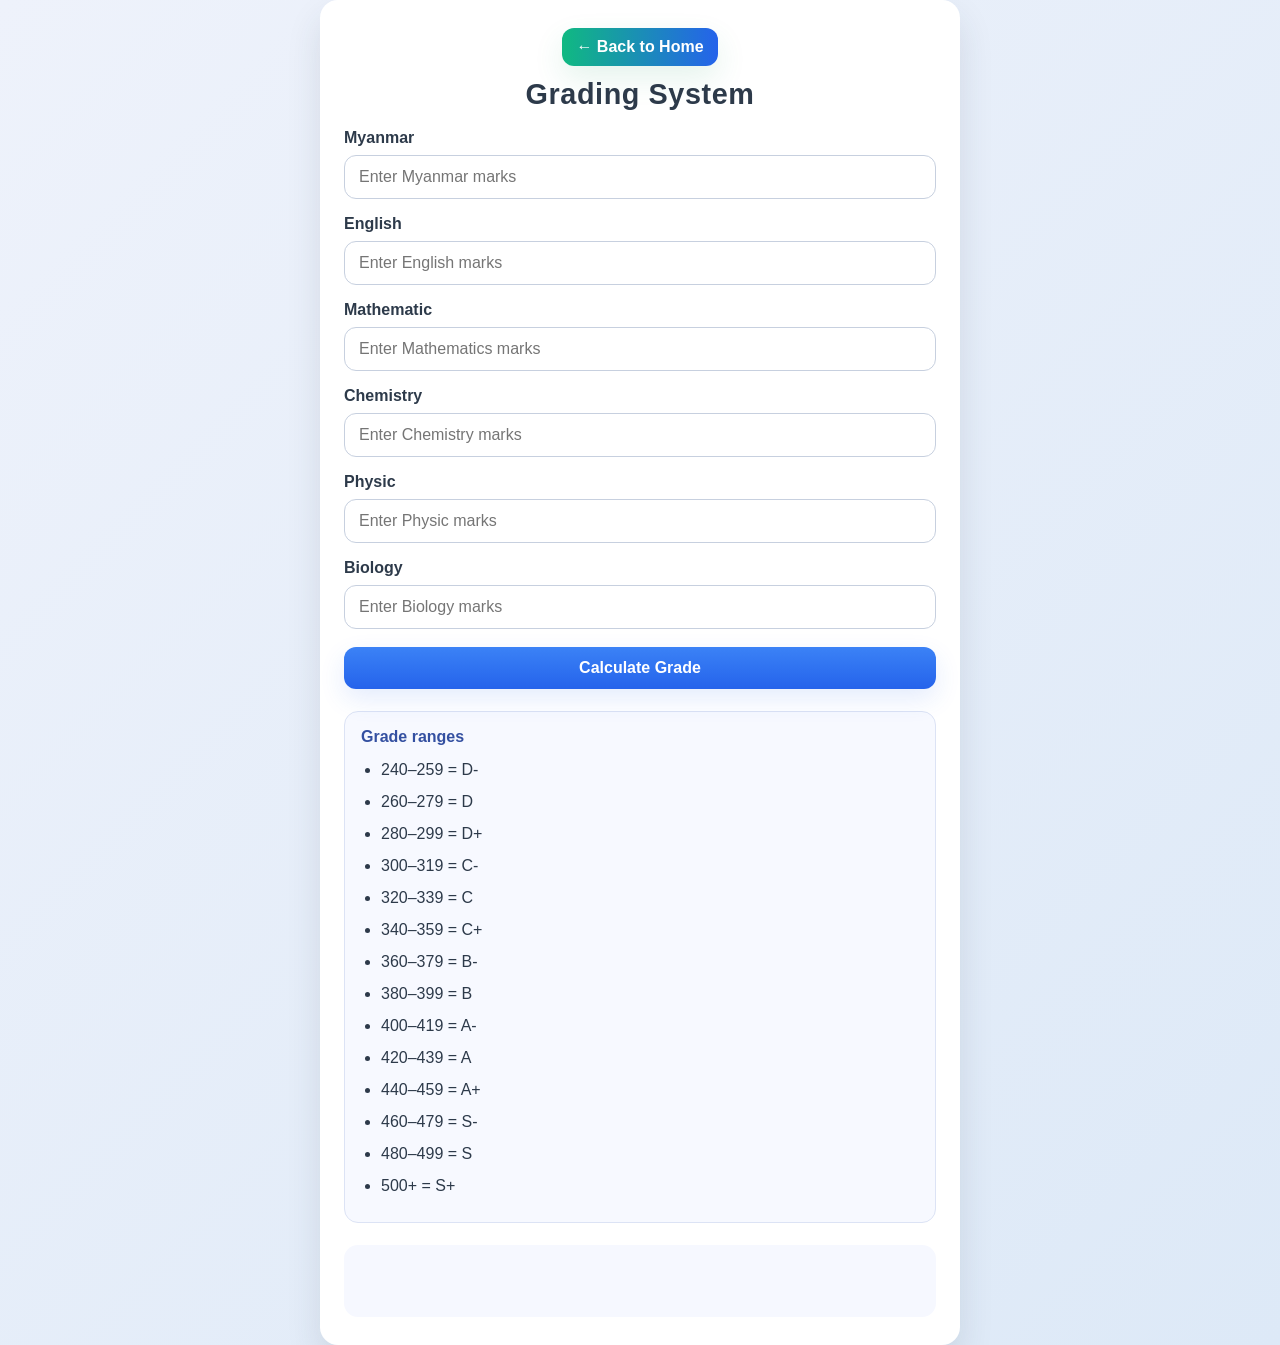
<file: assignment_6/grading.html>
<!DOCTYPE html>
<html lang="en">
<head>
    <meta charset="UTF-8">
    <meta name="viewport" content="width=device-width, initial-scale=1.0">
    <title>Grading System</title>
    <meta name="theme-color" content="#2563eb">
    <link rel="manifest" href="../manifest.webmanifest">
    <link rel="stylesheet" href="style.css">
</head>
<body>
    <div class="container">
        <a class="back-link" href="index.html">← Back to Home</a>
        <h1>Grading System</h1>

        <label for="myanmar">Myanmar</label>
        <input id="myanmar" type="number" min="0" max="100" placeholder="Enter Myanmar marks">

        <label for="english">English</label>
        <input id="english" type="number" min="0" max="100" placeholder="Enter English marks">

        <label for="mathematics">Mathematic</label>
        <input id="mathematics" type="number" min="0" max="100" placeholder="Enter Mathematics marks">

        <label for="chemistry">Chemistry</label>
        <input id="chemistry" type="number" min="0" max="100" placeholder="Enter Chemistry marks">

        <label for="physics">Physic</label>
        <input id="physics" type="number" min="0" max="100" placeholder="Enter Physic marks">

        <label for="biology">Biology</label>
        <input id="biology" type="number" min="0" max="100" placeholder="Enter Biology marks">

        <button id="grade-btn">Calculate Grade</button>

        <section class="grade-legend">
            <h2>Grade ranges</h2>
            <ul>
                <li>240–259 = D-</li>
                <li>260–279 = D</li>
                <li>280–299 = D+</li>
                <li>300–319 = C-</li>
                <li>320–339 = C</li>
                <li>340–359 = C+</li>
                <li>360–379 = B-</li>
                <li>380–399 = B</li>
                <li>400–419 = A-</li>
                <li>420–439 = A</li>
                <li>440–459 = A+</li>
                <li>460–479 = S-</li>
                <li>480–499 = S</li>
                <li>500+ = S+</li>
            </ul>
        </section>

        <div id="output" class="output"></div>
    </div>

    <script src="../pwa.js"></script>
    <script>
        const subjects = [
            { id: 'myanmar', name: 'Myanmar', threshold: 75 },
            { id: 'english', name: 'English', threshold: 75 },
            { id: 'mathematics', name: 'Mathematic', threshold: 80 },
            { id: 'chemistry', name: 'Chemistry', threshold: 80 },
            { id: 'physics', name: 'Physic', threshold: 80 },
            { id: 'biology', name: 'Biology', threshold: 80 }
        ];

        const gradeBtn = document.getElementById('grade-btn');
        const output = document.getElementById('output');

        function formatMark(value) {
            return Number.isInteger(value) ? value : value.toFixed(2);
        }

        function getInputValue(id) {
            const input = document.getElementById(id);
            return Number(input.value);
        }

        function getGradeFromTotal(total) {
            if (total < 240) return 'F';
            if (total < 260) return 'D-';
            if (total < 280) return 'D';
            if (total < 300) return 'D+';
            if (total < 320) return 'C-';
            if (total < 340) return 'C';
            if (total < 360) return 'C+';
            if (total < 380) return 'B-';
            if (total < 400) return 'B';
            if (total < 420) return 'A-';
            if (total < 440) return 'A';
            if (total < 460) return 'A+';
            if (total < 480) return 'S-';
            if (total < 500) return 'S';
            return 'S+';
        }

        gradeBtn.addEventListener('click', () => {
            const marks = {};
            let invalid = false;
            let hasFailSubject = false;
            let total = 0;

            subjects.forEach(subject => {
                const value = getInputValue(subject.id);

                if (Number.isNaN(value) || value < 0 || value > 100) {
                    invalid = true;
                }

                if (value < 40) {
                    hasFailSubject = true;
                }

                marks[subject.id] = value;
                total += value;
            });

            if (invalid) {
                output.textContent = 'Please enter valid marks between 0 and 100 for all subjects.';
                output.className = 'output error';
                return;
            }

            if (total > 600) {
                output.textContent = 'Total cannot exceed 600. Check your marks again.';
                output.className = 'output error';
                return;
            }

            const distinctionDetails = subjects.map(subject => {
                const mark = marks[subject.id];
                const hasDistinction = mark >= subject.threshold;
                return `<p><strong>${subject.name}</strong>: ${formatMark(mark)} - ${hasDistinction ? 'Distinction' : 'No distinction'}</p>`;
            }).join('');

            const distinctionCount = subjects.reduce((count, subject) => {
                return count + (marks[subject.id] >= subject.threshold ? 1 : 0);
            }, 0);

            let grade;
            let statusMessage;

            if (hasFailSubject || total < 240) {
                grade = 'F';
                statusMessage = 'The student fails the exam because one or more subjects are below 40 or total is below 240.';
            } else {
                grade = getGradeFromTotal(total);
                statusMessage = grade === 'S+'
                    ? 'Excellent! You achieved the highest grade.'
                    : `Your grade is ${grade}.`;
            }

            output.innerHTML = `
                <div>
                    <h2>Marks Summary</h2>
                    ${distinctionDetails}
                    <p><strong>Total marks:</strong> ${formatMark(total)}</p>
                    <p><strong>Grade:</strong> ${grade}</p>
                    <p><strong>Distinctions:</strong> ${distinctionCount}</p>
                    <p>${statusMessage}</p>
                </div>
            `;
            output.className = hasFailSubject || total < 240 ? 'output error' : 'output success';
        });
    </script>
</body>
</html>
</file>
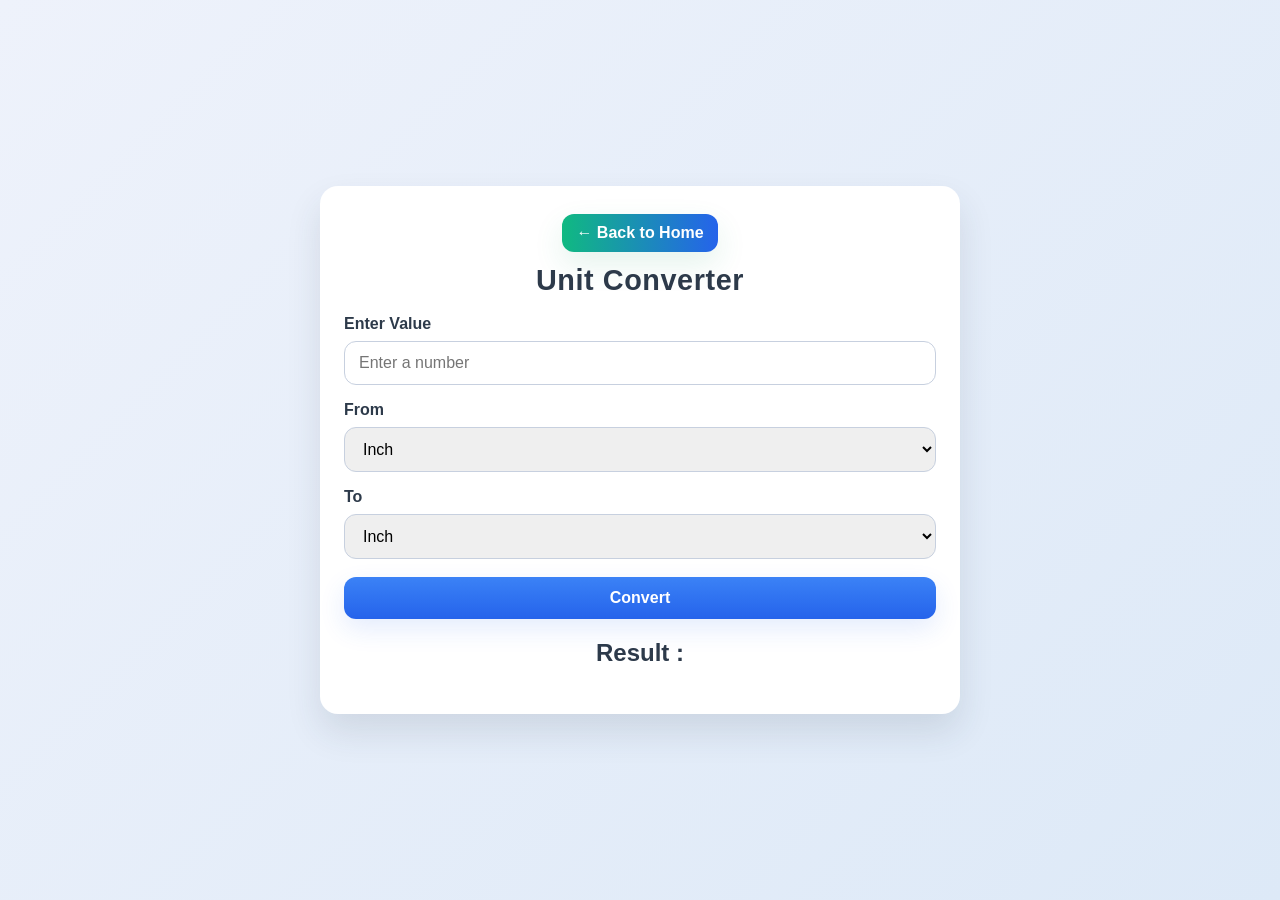
<file: assignment_6/unit_converter.html>
<!DOCTYPE html>
<html lang="en">
<head>
    <meta charset="UTF-8">
    <meta name="viewport" content="width=device-width, initial-scale=1.0">
    <title>Unit Converter</title>
    <meta name="theme-color" content="#2563eb">
    <link rel="manifest" href="../manifest.webmanifest">
    <link rel="stylesheet" href="style.css">
</head>
<body>
    <div class="container">
        <a class="back-link" href="index.html">← Back to Home</a>
        <h1>Unit Converter</h1>

        <label>Enter Value</label>
        <input type="number" id="value" placeholder="Enter a number">

        <label>From</label>
        <select id="from">
            <option value="inch">Inch</option>
            <option value="feet">Feet</option>
            <option value="mm">Millimeter</option>
            <option value="cm">Centimeter</option>
            <option value="m">Meter</option>
            <option value="km">Kilometer</option>
            <option value="mile">Mile</option>
        </select>

        <label>To</label>
        <select id="to">
            <option value="inch">Inch</option>
            <option value="feet">Feet</option>
            <option value="mm">Millimeter</option>
            <option value="cm">Centimeter</option>
            <option value="m">Meter</option>
            <option value="km">Kilometer</option>
            <option value="mile">Mile</option>
        </select>

        <button id="convert-btn">Convert</button>

        <h2 id="result">Result :</h2>
    </div>

    <script src="../pwa.js"></script>
    <script>
        function convert(){
            const value = Number(document.getElementById("value").value);
            const from = document.getElementById("from").value;
            const to = document.getElementById("to").value;

            const resultEl = document.getElementById('result');

            if (!Number.isFinite(value)) {
                resultEl.textContent = 'Please enter a valid number.';
                return;
            }

            let meter;

            if(from == "inch"){
                meter = value * 0.0254;
            }
            else if(from == "feet"){
                meter = value * 0.3048;
            }
            else if(from == "mm"){
                meter = value / 1000;
            }
            else if(from == "cm"){
                meter = value / 100;
            }
            else if(from == "m"){
                meter = value;
            }
            else if(from == "km"){
                meter = value * 1000;
            }
            else if(from == "mile"){
                meter = value * 1609.344;
            }

            let answer;

            if(to == "inch"){
                answer = meter / 0.0254;
            }
            else if(to == "feet"){
                answer = meter / 0.3048;
            }
            else if(to == "mm"){
                answer = meter * 1000;
            }
            else if(to == "cm"){
                answer = meter * 100;
            }
            else if(to == "m"){
                answer = meter;
            }
            else if(to == "km"){
                answer = meter / 1000;
            }
            else if(to == "mile"){
                answer = meter / 1609.344;
            }

            resultEl.textContent = "Result : " + value + " " + from + " = " + answer.toFixed(4) + " " + to;
        }

        document.getElementById('convert-btn').addEventListener('click', convert);
    </script>
</body>
</html>
</file>
<file: assignment_6/style.css>
:root {
    box-sizing: border-box;
    font-family: Arial, Helvetica, sans-serif;
    background: #f4f7fb;
    color: #2d3a4a;
}

*, *::before, *::after {
    box-sizing: inherit;
}

body {
    margin: 0;
    min-height: 100vh;
    display: flex;
    align-items: center;
    justify-content: center;
    background: linear-gradient(135deg, #eef2fb 0%, #dde9f7 100%);
}

.container {
    width: 100%;
    max-width: 640px;
    padding: 28px 24px;
    border-radius: 18px;
    background: #ffffff;
    box-shadow: 0 18px 35px rgba(45, 58, 74, 0.12);
    text-align: center;
}

h1 {
    margin: 0 0 18px;
    font-size: 1.8rem;
    letter-spacing: 0.02em;
}

.label-row { text-align: left; }

label {
    display: block;
    margin: 16px 0 8px;
    font-weight: 600;
    text-align: left;
}

input[type="number"], select {
    width: 100%;
    max-width: 100%;
    padding: 12px 14px;
    border: 1px solid #c7d0df;
    border-radius: 12px;
    font-size: 1rem;
    outline: none;
    transition: border-color 0.2s ease;
}

input[type="number"]:focus, select:focus {
    border-color: #6479f1;
    box-shadow: 0 0 0 4px rgba(100, 121, 241, 0.12);
}

button {
    width: 100%;
    margin-top: 18px;
    padding: 12px 16px;
    border: none;
    border-radius: 12px;
    background: #4f7cf7;
    color: #ffffff;
    font-size: 1rem;
    font-weight: 700;
    cursor: pointer;
    transition: transform 0.18s ease, box-shadow 0.18s ease;
    will-change: transform, box-shadow;
}

button:hover {
    transform: translateY(-1px);
    box-shadow: 0 12px 28px rgba(37,99,235,0.14);
}

button:active {
    background: #1d4ed8;
    box-shadow: inset 0 0 0 1px rgba(255,255,255,0.15), 0 8px 18px rgba(37,99,235,0.12);
}

#change-results {
    margin-top: 18px;
    display: grid;
    gap: 10px;
    text-align: left;
}

#change-results p {
    margin: 0;
    padding: 12px 14px;
    border-radius: 12px;
    background: #eff6ff;
    color: #1a2f49;
    box-shadow: 0 10px 24px rgba(14,42,90,0.05);
    transform: translateY(8px);
    opacity: 0;
    transition: opacity 260ms ease, transform 260ms ease;
}

#change-results p.visible {
    opacity: 1;
    transform: translateY(0);
}

.error {
    background: #fef2f2;
    color: #991b1b;
    border: 1px solid #fecaca;
}

nav { margin-bottom: 12px; text-align: left; }
.back-link { display:inline-block; margin-bottom:12px; color:#3450a1; text-decoration:none; }

.card-list { display:flex; gap:12px; flex-direction:column; margin-top:16px; }
.card { display:block; text-align:left; padding:14px 16px; border-radius:10px; background:#f7f9ff; border:1px solid #dce3f5; cursor:pointer; transition: background 180ms ease, border-color 180ms ease, color 180ms ease, filter 180ms ease; }
.card .card-title { color:#1e2b54; font-weight:800; margin-bottom:6px; }
.card .muted { color:#233247; opacity:0.85; }
.card:hover { background:#eef4ff; border-color:#d0daf0; }
.card:active { background:#e5ecff; border-color:#c7d4ee; filter: brightness(0.98); }

.output {
    margin-top: 22px;
    padding: 16px;
    border-radius: 14px;
    background: #f6f8ff;
    border: 1px solid transparent;
    min-height: 72px;
    display: flex;
    align-items: center;
    justify-content: center;
    font-size: 1rem;
    line-height: 1.5;
}

.output.success {
    border-color: #c6d9ff;
    background: #eef3ff;
    color: #22316f;
}

.output.error {
    border-color: #f4c3c3;
    background: #fff0f0;
    color: #8a1d1d;
}

.grade-legend { margin-top: 22px; text-align:left; background: #f7f9ff; border: 1px solid #dce3f5; border-radius: 14px; padding: 16px; }
.grade-legend h2 { margin: 0 0 12px; font-size: 1rem; color: #3450a1; }
.grade-legend ul { margin: 0; padding-left: 20px; color: #2d3a4a; }
.grade-legend li { margin-bottom: 8px; line-height: 1.5; }

strong { color: #1e2b54; }

/* Page entrance animation */
.container { opacity: 0; transform: translateY(6px); animation: a-enter 360ms ease forwards; }
@keyframes a-enter { to { opacity: 1; transform: none; } }

/* Highlighted back button */
.back-link {
    display: inline-block;
    margin-bottom: 12px;
    color: #ffffff;
    background: linear-gradient(90deg,#10b981 0%, #2563eb 100%);
    padding: 10px 14px;
    border-radius: 12px;
    text-decoration: none;
    font-weight: 800;
    box-shadow: 0 12px 30px rgba(37,153,102,0.12);
    transition: transform 180ms ease, box-shadow 180ms ease, filter 180ms ease, background 180ms ease;
}
.back-link:hover { transform: translateY(-3px); box-shadow: 0 18px 36px rgba(37,153,102,0.16); }
.back-link:active { filter: brightness(0.94); }
.back-link:focus { outline: 3px solid rgba(37,153,102,0.14); }

/* Improve general button contrast and animations */
button {
    background: linear-gradient(180deg,#3b82f6 0%, #2563eb 100%);
    box-shadow: 0 10px 26px rgba(37,99,235,0.12);
}
button:focus { outline: 3px solid rgba(37,99,235,0.12); }

/* subtle hover for card links */
a.card { transition: color 160ms ease; text-decoration: none; color: inherit; }
a.card:hover { color: #15306a; }
</file>
<file: assignment_3/style.css>
body{
    font-family: Arial, sans-serif;
    background:#f2f2f2;
}

.container{
    width:350px;
    margin:40px auto;
    background:white;
    padding:20px;
    border:1px solid black;
    border-radius:8px;
}

h1{
    text-align:center;
}

label{
    display:block;
    margin-top:15px;
}

input,select{
    width:100%;
    padding:10px;
    margin-top:5px;
    box-sizing:border-box;
}

button{
    width:100%;
    padding:10px;
    margin-top:20px;
    background:royalblue;
    color:white;
    border:none;
    cursor:pointer;
}

button:hover{
    background:blue;
}

h2{
    margin-top:25px;
}
</file>
<file: assignment_5/style.css>
:root {
    box-sizing: border-box;
    font-family: Arial, Helvetica, sans-serif;
    background: #f4f7fb;
    color: #2d3a4a;
}

*, *::before, *::after {
    box-sizing: inherit;
}

body {
    margin: 0;
    min-height: 100vh;
    display: flex;
    align-items: center;
    justify-content: center;
    background: linear-gradient(135deg, #eef2fb 0%, #dde9f7 100%);
}

.container {
    width: 100%;
    max-width: 640px;
    padding: 28px 24px;
    border-radius: 18px;
    background: #ffffff;
    box-shadow: 0 18px 35px rgba(45, 58, 74, 0.12);
    text-align: center;
}

h1 {
    margin: 0 0 18px;
    font-size: 1.8rem;
    letter-spacing: 0.02em;
}

label {
    display: block;
    margin: 16px 0 8px;
    font-weight: 600;
    text-align: left;
}

input[type="number"] {
    width: 100%;
    max-width: 100%;
    padding: 12px 14px;
    border: 1px solid #c7d0df;
    border-radius: 12px;
    font-size: 1rem;
    outline: none;
    transition: border-color 0.2s ease;
}

input[type="number"]:focus {
    border-color: #6479f1;
    box-shadow: 0 0 0 4px rgba(100, 121, 241, 0.12);
}

button {
    width: 100%;
    margin-top: 18px;
    padding: 12px 16px;
    border: none;
    border-radius: 12px;
    background: #4f7cf7;
    color: #ffffff;
    font-size: 1rem;
    font-weight: 700;
    cursor: pointer;
    transition: transform 0.2s ease, background 0.2s ease;
}

button:hover {
    background: #3b68e0;
    transform: translateY(-1px);
}

.grade-legend {
    margin-top: 22px;
    text-align: left;
    background: #f7f9ff;
    border: 1px solid #dce3f5;
    border-radius: 14px;
    padding: 16px;
}

.grade-legend h2 {
    margin: 0 0 12px;
    font-size: 1rem;
    color: #3450a1;
}

.grade-legend ul {
    margin: 0;
    padding-left: 20px;
    color: #2d3a4a;
}

.grade-legend li {
    margin-bottom: 8px;
    line-height: 1.5;
}

.output {
    margin-top: 22px;
    padding: 16px;
    border-radius: 14px;
    background: #f6f8ff;
    border: 1px solid transparent;
    min-height: 72px;
    display: flex;
    align-items: center;
    justify-content: center;
    font-size: 1rem;
    line-height: 1.5;
}

.output.success {
    border-color: #c6d9ff;
    background: #eef3ff;
    color: #22316f;
}

.output.error {
    border-color: #f4c3c3;
    background: #fff0f0;
    color: #8a1d1d;
}

strong {
    color: #1e2b54;
}
</file>
<file: assignment_7/style.css>
:root {
  --bg: #f3f7ff;
  --panel: #ffffff;
  --primary: #3b82f6;
  --primary-soft: #dbeafe;
  --text: #1f2937;
  --muted: #6b7280;
  --border: #dfe7f5;
  --shadow: 0 12px 28px rgba(15, 23, 42, 0.08);
  --found: #ecfeff;
  --applied: #fef3c7;
  --interview: #dcfce7;
  --high: #ef4444;
  --medium: #f59e0b;
  --low: #10b981;
}

* {
  box-sizing: border-box;
}

body {
  margin: 0;
  min-height: 100vh;
  font-family: "Segoe UI", Tahoma, Geneva, Verdana, sans-serif;
  background: linear-gradient(135deg, #eef5ff 0%, #f7f3ff 100%);
  color: var(--text);
}

.app {
  max-width: 1200px;
  margin: 0 auto;
  padding: 40px 24px;
}

.topbar {
  display: flex;
  align-items: center;
  justify-content: space-between;
  margin-bottom: 28px;
}

.eyebrow {
  margin: 0 0 8px;
  text-transform: uppercase;
  letter-spacing: 0.12em;
  font-size: 0.72rem;
  color: var(--primary);
  font-weight: 700;
}

h1 {
  margin: 0;
  font-size: clamp(2rem, 3vw, 2.6rem);
}

.legend {
  display: inline-flex;
  align-items: center;
  gap: 10px;
  background: rgba(255, 255, 255, 0.7);
  border: 1px solid var(--border);
  padding: 10px 14px;
  border-radius: 999px;
  font-size: 0.9rem;
  color: var(--muted);
}

.legend-dot {
  width: 10px;
  height: 10px;
  border-radius: 50%;
  display: inline-block;
}

.legend-dot.high {
  background: var(--high);
}

.board {
  display: grid;
  grid-template-columns: repeat(3, minmax(250px, 1fr));
  gap: 20px;
  width: 100%;
  align-items: start;
}

.column {
  min-width: 0;
  display: flex;
  flex-direction: column;
  background: rgba(255, 255, 255, 0.55);
  border: 1px solid var(--border);
  border-radius: 22px;
  box-shadow: var(--shadow);
  padding: 18px 14px 14px;
  backdrop-filter: blur(8px);
}

.column-header {
  display: flex;
  align-items: center;
  justify-content: space-between;
  margin-bottom: 14px;
  padding: 4px 6px 10px;
}

.column-header h2 {
  margin: 0;
  font-size: 1.15rem;
}

.count {
  min-width: 32px;
  height: 32px;
  display: inline-flex;
  align-items: center;
  justify-content: center;
  background: var(--panel);
  border: 1px solid var(--border);
  border-radius: 999px;
  font-size: 0.8rem;
  font-weight: 700;
  color: var(--text);
}

.dropzone {
  min-height: 500px;
  flex: 1;
  padding: 6px;
  border-radius: 16px;
  display: flex;
  flex-direction: column;
  gap: 14px;
  transition: background 0.2s ease, border 0.2s ease;
}

.column[data-status="found-jobs"] .dropzone {
  background: rgba(236, 254, 255, 0.7);
}

.column[data-status="applied"] .dropzone {
  background: rgba(254, 243, 199, 0.7);
}

.column[data-status="interview"] .dropzone {
  background: rgba(220, 252, 231, 0.7);
}

.dropzone.drag-over {
  border: 2px dashed rgba(59, 130, 246, 0.7);
  background: rgba(191, 219, 254, 0.7);
}

.card {
  width: 100%;
  background: var(--panel);
  border: 1px solid var(--border);
  border-radius: 16px;
  padding: 14px 14px 12px;
  box-shadow: 0 10px 18px rgba(15, 23, 42, 0.04);
  cursor: grab;
  user-select: none;
  display: flex;
  flex-direction: column;
  gap: 10px;
  min-width: 0;
  overflow-wrap: anywhere;
  word-break: break-word;
}

.card:active {
  cursor: grabbing;
}

.card.dragging {
  opacity: 0.5;
  transform: rotate(2deg);
}

.card-top {
  display: flex;
  justify-content: space-between;
  align-items: flex-start;
  gap: 10px;
  min-width: 0;
}

.role {
  margin: 0;
  font-size: 1.05rem;
  line-height: 1.2;
  font-weight: 700;
  flex: 1;
  min-width: 0;
  overflow-wrap: anywhere;
}

.priority {
  padding: 4px 8px;
  border-radius: 999px;
  font-size: 0.68rem;
  font-weight: 800;
  text-transform: uppercase;
  letter-spacing: 0.06em;
  white-space: nowrap;
  flex-shrink: 0;
}

.priority.high {
  background: rgba(239, 68, 68, 0.12);
  color: var(--high);
}

.priority.medium {
  background: rgba(245, 158, 11, 0.12);
  color: var(--medium);
}

.priority.low {
  background: rgba(16, 185, 129, 0.12);
  color: var(--low);
}

.company {
  margin: 0;
  font-size: 0.95rem;
  color: var(--text);
  font-weight: 600;
  line-height: 1.4;
  overflow-wrap: anywhere;
}

.meta {
  display: flex;
  flex-wrap: wrap;
  gap: 8px;
}

.meta-item {
  padding: 6px 10px;
  border-radius: 999px;
  background: #f3f4f6;
  color: var(--muted);
  font-size: 0.72rem;
  font-weight: 600;
  line-height: 1.2;
}

.tags {
  display: flex;
  flex-wrap: wrap;
  gap: 8px;
}

.tag {
  background: var(--primary-soft);
  color: var(--primary);
  border-radius: 999px;
  padding: 5px 8px;
  font-size: 0.72rem;
  font-weight: 600;
  line-height: 1.2;
}

.empty-state {
  display: flex;
  align-items: center;
  justify-content: center;
  min-height: 120px;
  border: 1.5px dashed rgba(148, 163, 184, 0.8);
  background: rgba(255, 255, 255, 0.35);
  color: var(--muted);
  border-radius: 14px;
  font-size: 0.9rem;
  text-align: center;
  padding: 20px;
}

@media (max-width: 980px) {
  .board {
    grid-template-columns: repeat(2, minmax(240px, 1fr));
  }
}

@media (max-width: 640px) {
  .board {
    grid-template-columns: 1fr;
  }

  .topbar {
    flex-direction: column;
    align-items: flex-start;
    gap: 12px;
  }
}
</file>
<file: assignment_8/style.css>
:root {
  color: #16233d;
  background: #eaf2f7;
  font-family: Georgia, "Times New Roman", serif;
}

* { box-sizing: border-box; }

body { margin: 0; min-height: 100vh; }

.member-manager { width: min(100% - 32px, 720px); margin: 0 auto; padding: 48px 0; }

.back-link { color: #0b6671; display: inline-block; margin-bottom: 24px; font-family: Arial, sans-serif; font-size: 0.95rem; }

.manager-card { background: #fffefa; border: 1px solid #c9d9df; border-top: 7px solid #0b6671; box-shadow: 0 18px 40px rgb(22 35 61 / 12%); padding: clamp(24px, 6vw, 48px); }

.section-label { color: #0b6671; font-family: Arial, sans-serif; font-size: 0.78rem; font-weight: 700; letter-spacing: 0.08em; margin: 0 0 10px; }
h1, h2 { margin: 0; }
h1 { font-size: clamp(2rem, 7vw, 3.3rem); line-height: 1; }
.intro { color: #4c5b70; font-size: 1.05rem; line-height: 1.55; max-width: 48ch; }

.member-form { border-top: 1px solid #d9e3e5; margin-top: 28px; padding-top: 24px; }
label { display: block; font-family: Arial, sans-serif; font-size: 0.9rem; font-weight: 700; margin-bottom: 8px; }
.controls { display: grid; gap: 10px; grid-template-columns: minmax(0, 1fr) auto auto; }
input, button { border-radius: 0; font: inherit; min-height: 44px; }
input { border: 1px solid #9aadb5; padding: 0 12px; }
button { border: 1px solid #0b6671; background: #0b6671; color: #fff; cursor: pointer; font-family: Arial, sans-serif; font-size: 0.9rem; font-weight: 700; padding: 0 16px; }
button:hover, button:focus-visible { background: #084d56; }
.remove-button { background: #fffefa; border-color: #a55720; color: #844015; }
.remove-button:hover, .remove-button:focus-visible { background: #fce9d8; }
input:focus-visible, button:focus-visible, .back-link:focus-visible { outline: 3px solid #f2bc65; outline-offset: 3px; }

.status-message { color: #4c5b70; font-family: Arial, sans-serif; min-height: 1.3em; margin: 10px 0 0; }
.list-section { margin-top: 36px; }
h2 { font-size: 1.35rem; }
.member-list { border-top: 1px solid #d9e3e5; list-style: none; margin: 14px 0 0; padding: 0; }
.member-list li { border-bottom: 1px solid #d9e3e5; font-size: 1.1rem; padding: 14px 4px; }
.empty-state { color: #5d6b7d; font-style: italic; }

@media (max-width: 560px) {
  .member-manager { padding-top: 24px; }
  .controls { grid-template-columns: 1fr; }
  button { width: 100%; }
}
</file>
<file: assignment_2/hobby.css>
*{
    margin:0;
    padding:0;
    box-sizing:border-box;
}

body{
    font-family:Arial, Helvetica, sans-serif;
    background:#e9eef4;
    color:#333;
}

.container{
    width:85%;
    margin:30px auto;
    background:white;
    border:2px solid #444;
    border-radius:12px;
    padding:35px;
}

header{
    text-align:center;
    margin-bottom:30px;
}

header h1{
    color:#0b63ce;
    margin-bottom:10px;
    font-size:40px;
}

header h2{
    color:#444;
    margin-bottom:20px;
}

header p{
    text-align:justify;
    line-height:1.8;
}

section{
    margin-top:35px;
    padding:20px;
    border:1px solid #bdbdbd;
    border-radius:10px;
    background:#fafafa;
}

section h2{
    color:#0b63ce;
    margin-bottom:15px;
}

section p{
    line-height:1.8;
    text-align:justify;
    margin-bottom:15px;
}

footer{
    margin-top:40px;
    padding:20px;
    border-top:2px solid #888;
}

footer h3{
    color:#0b63ce;
    margin-bottom:15px;
}

footer p{
    line-height:1.8;
    text-align:justify;
}
</file>
<file: assignment_4/style.css>
* { box-sizing: border-box; }

body {
    margin: 0;
    min-height: 100vh;
    display: grid;
    place-items: center;
    font-family: Inter, Arial, Helvetica, sans-serif;
    background: linear-gradient(180deg,#f3f7fb 0%, #eef4fb 100%);
    color: #0f172a;
}

/* slimmer, lighter container */
body > div {
    width: min(380px, calc(100% - 32px));
    padding: 18px 20px;
    border-radius: 12px;
    background: #ffffff;
    box-shadow: 0 8px 22px rgba(15, 23, 42, 0.08);
    transition: transform 220ms ease, box-shadow 220ms ease;
}

body > div:hover { transform: translateY(-4px); box-shadow: 0 18px 40px rgba(15,23,42,0.10); }

h3 {
    margin: 0 0 14px;
    text-align: left;
    font-size: 20px;
    color: #0b2545;
}

label { display:block; margin-bottom:8px; font-weight:600; color:#10203a; }

input {
    width: 100%;
    padding: 10px 12px;
    border: 1px solid #d1d8e6;
    border-radius: 10px;
    font-size: 15px;
    background: #fbfdff;
    transition: box-shadow 180ms ease, border-color 180ms ease;
}

input:focus {
    outline: none;
    border-color: #1e60f3;
    box-shadow: 0 6px 18px rgba(30,96,243,0.08);
}

button {
    width: 100%;
    margin-top: 14px;
    padding: 12px 14px;
    border: 0;
    border-radius: 10px;
    background: linear-gradient(180deg,#2f6ff3 0%, #1f5ce8 100%);
    color: #fff;
    font-size: 16px;
    font-weight: 700;
    cursor: pointer;
    transition: transform 160ms ease, box-shadow 160ms ease;
    will-change: transform, box-shadow;
    box-shadow: 0 8px 20px rgba(47,111,243,0.12);
}

button:hover { transform: translateY(-3px); box-shadow: 0 12px 28px rgba(47,111,243,0.14); }
button:active { transform: translateY(0); box-shadow: 0 6px 12px rgba(12,40,90,0.12); }

/* stronger focus outline for keyboard users */
button:focus { outline: 3px solid rgba(47,111,243,0.14); }

#change-results {
    margin-top: 18px;
    padding-top: 8px;
    border-top: 1px dashed #e6eef9;
}

#change-results p {
    margin: 8px 0;
    padding: 8px 10px;
    border-radius: 8px;
    background: #f0f6ff;
    color: #0b2545;
    transition: background 160ms ease, transform 160ms ease;
}

#change-results p:hover { background: #eaf3ff; transform: translateX(2px); }

/* improved contrast for error states */
.error { background:#fff5f5; color:#7a1720; border:1px solid #fecaca; padding:10px; border-radius:8px; }

@media (max-width:380px){ body > div { padding:14px; width: calc(100% - 24px); } }

/* highlighted back link */
.back-link {
    display:inline-block;
    margin-bottom:12px;
    color:#ffffff;
    background: linear-gradient(90deg,#10b981 0%, #2563eb 100%);
    padding: 8px 12px;
    border-radius: 12px;
    text-decoration: none;
    font-weight: 800;
    box-shadow: 0 10px 26px rgba(37,153,102,0.10);
    transition: transform 160ms ease, box-shadow 160ms ease;
}
.back-link:hover { transform: translateY(-3px); box-shadow: 0 16px 36px rgba(37,153,102,0.14); }
.back-link:focus { outline: 3px solid rgba(37,153,102,0.14); }

/* primary button explicit style (in case a different button exists) */
.primary-btn { background: linear-gradient(180deg,#235ef0 0%, #1a4be0 100%); box-shadow: 0 10px 26px rgba(35,94,240,0.12); }

/* animated result items */
.result-item { opacity: 0; transform: translateY(6px); transition: opacity 260ms ease, transform 260ms cubic-bezier(.2,.9,.2,1); }
.result-item.visible { opacity: 1; transform: translateY(0); }
</file>
